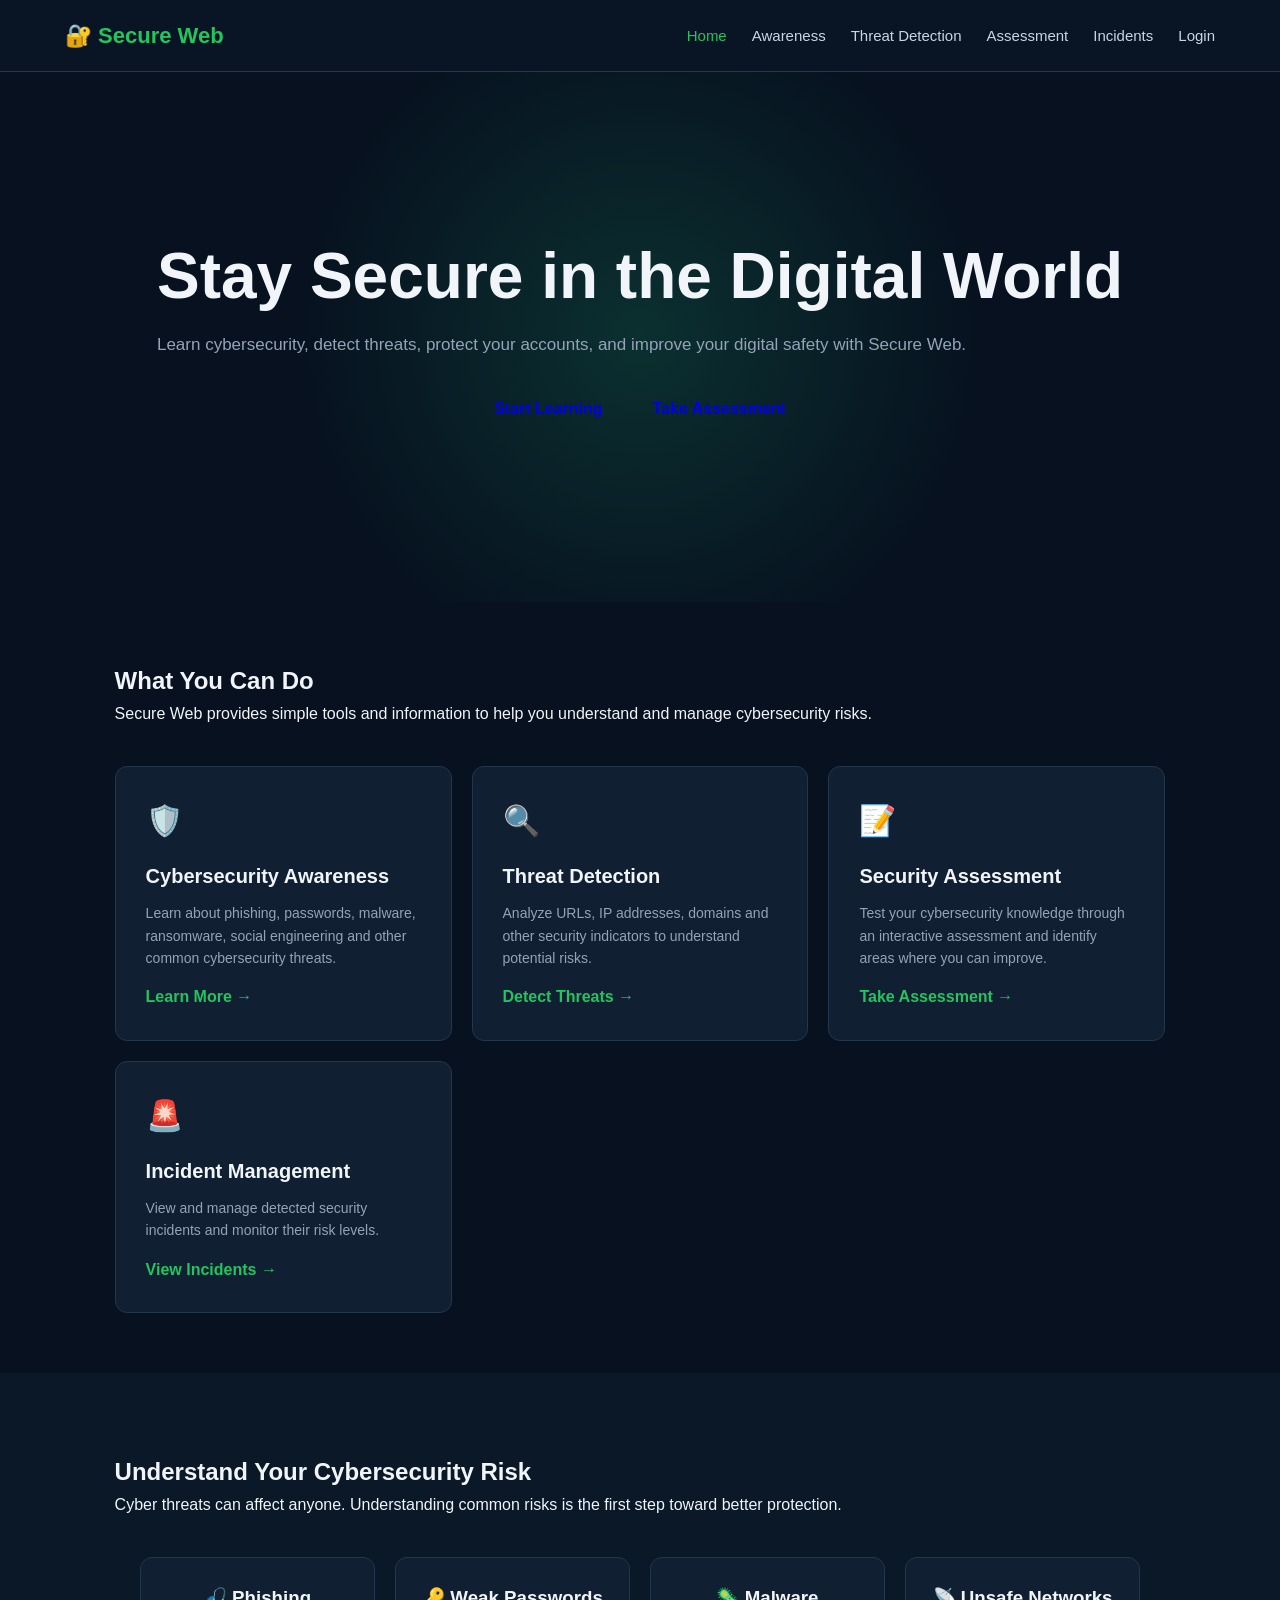
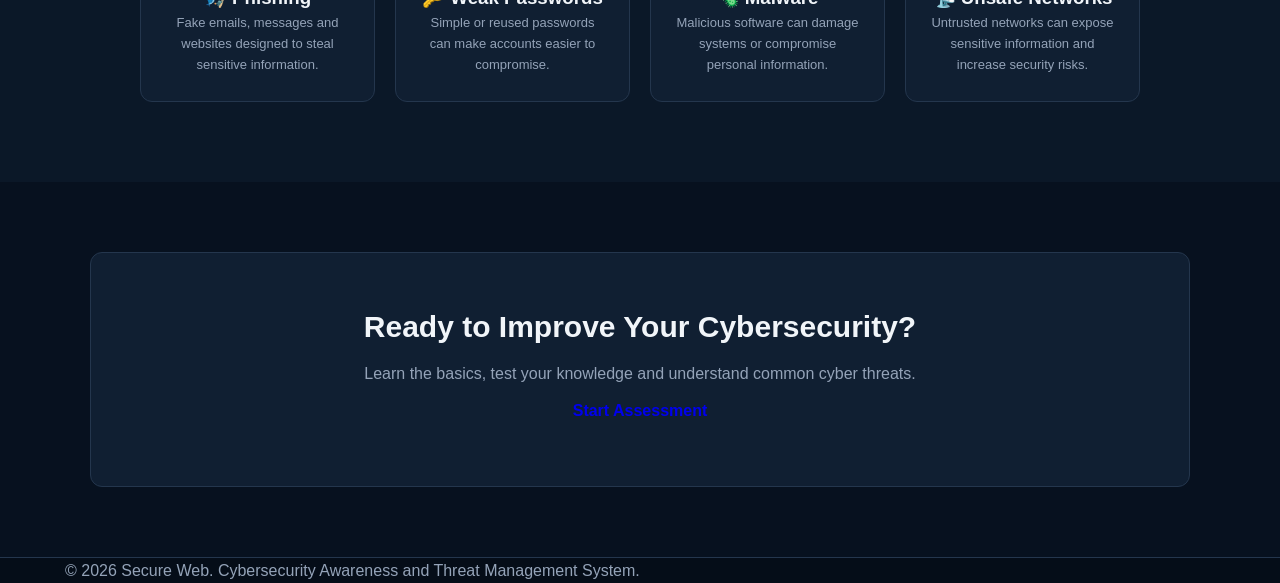
<file: SecureWeb/index.html>
<!DOCTYPE html>
<html lang="en">
<head>
    <meta charset="UTF-8">
    <meta name="viewport" content="width=device-width, initial-scale=1.0">

    <title>Secure Web | Cybersecurity Awareness</title>

    <link rel="stylesheet" href="css/style.css">
</head>

<body>

    <!-- Navigation -->
    <nav class="navbar">
        <div class="nav-container">

            <a href="index.html" class="logo">
                🔐 Secure Web
            </a>

            <div class="nav-links">
                <a href="index.html" class="active">Home</a>
                <a href="awareness.html">Awareness</a>
                <a href="detection.html">Threat Detection</a>
                <a href="assessment.html">Assessment</a>
                <a href="incidents.php">Incidents</a>
                <a href="login.html">Login</a>
            </div>

        </div>
    </nav>


    <!-- Hero Section -->
    <section class="hero">
        <div class="container">

            <h1>Stay Secure in the Digital World</h1>

            <p>
                Learn cybersecurity, detect threats, protect your accounts,
                and improve your digital safety with Secure Web.
            </p>

            <div class="hero-buttons">
                <a href="awareness.html" class="btn btn-primary">
                    Start Learning
                </a>

                <a href="assessment.html" class="btn btn-secondary">
                    Take Assessment
                </a>
            </div>

        </div>
    </section>


    <!-- Features -->
    <section class="section">
        <div class="container">

            <div class="section-title">
                <h2>What You Can Do</h2>

                <p>
                    Secure Web provides simple tools and information
                    to help you understand and manage cybersecurity risks.
                </p>
            </div>


            <div class="feature-grid">

                <!-- Awareness -->
                <div class="card feature-card">

                    <div class="feature-icon">
                        🛡️
                    </div>

                    <h3>Cybersecurity Awareness</h3>

                    <p>
                        Learn about phishing, passwords, malware,
                        ransomware, social engineering and other
                        common cybersecurity threats.
                    </p>

                    <a href="awareness.html" class="text-link">
                        Learn More →
                    </a>

                </div>


                <!-- Threat Detection -->
                <div class="card feature-card">

                    <div class="feature-icon">
                        🔍
                    </div>

                    <h3>Threat Detection</h3>

                    <p>
                        Analyze URLs, IP addresses, domains and
                        other security indicators to understand
                        potential risks.
                    </p>

                    <a href="detection.html" class="text-link">
                        Detect Threats →
                    </a>

                </div>


                <!-- Assessment -->
                <div class="card feature-card">

                    <div class="feature-icon">
                        📝
                    </div>

                    <h3>Security Assessment</h3>

                    <p>
                        Test your cybersecurity knowledge through
                        an interactive assessment and identify
                        areas where you can improve.
                    </p>

                    <a href="assessment.html" class="text-link">
                        Take Assessment →
                    </a>

                </div>


                <!-- Incidents -->
                <div class="card feature-card">

                    <div class="feature-icon">
                        🚨
                    </div>

                    <h3>Incident Management</h3>

                    <p>
                        View and manage detected security incidents
                        and monitor their risk levels.
                    </p>

                    <a href="incidents.php" class="text-link">
                        View Incidents →
                    </a>

                </div>

            </div>

        </div>
    </section>


    <!-- Risk Section -->
    <section class="section risk-section">

        <div class="container">

            <div class="section-title">
                <h2>Understand Your Cybersecurity Risk</h2>

                <p>
                    Cyber threats can affect anyone. Understanding
                    common risks is the first step toward better protection.
                </p>
            </div>


            <div class="risk-grid">

                <div class="risk-card">
                    <h3>🎣 Phishing</h3>

                    <p>
                        Fake emails, messages and websites designed
                        to steal sensitive information.
                    </p>
                </div>


                <div class="risk-card">
                    <h3>🔑 Weak Passwords</h3>

                    <p>
                        Simple or reused passwords can make accounts
                        easier to compromise.
                    </p>
                </div>


                <div class="risk-card">
                    <h3>🦠 Malware</h3>

                    <p>
                        Malicious software can damage systems or
                        compromise personal information.
                    </p>
                </div>


                <div class="risk-card">
                    <h3>📡 Unsafe Networks</h3>

                    <p>
                        Untrusted networks can expose sensitive
                        information and increase security risks.
                    </p>
                </div>

            </div>

        </div>

    </section>


    <!-- CTA -->
    <section class="cta">

        <div class="container">

            <h2>Ready to Improve Your Cybersecurity?</h2>

            <p>
                Learn the basics, test your knowledge and
                understand common cyber threats.
            </p>

            <a href="assessment.html" class="btn btn-primary">
                Start Assessment
            </a>

        </div>

    </section>


    <!-- Footer -->
    <footer class="footer">

        <div class="container">

            <p>
                © 2026 Secure Web. Cybersecurity Awareness and Threat Management System.
            </p>

        </div>

    </footer>


    <script src="js/script.js"></script>

</body>
</html>
</file>
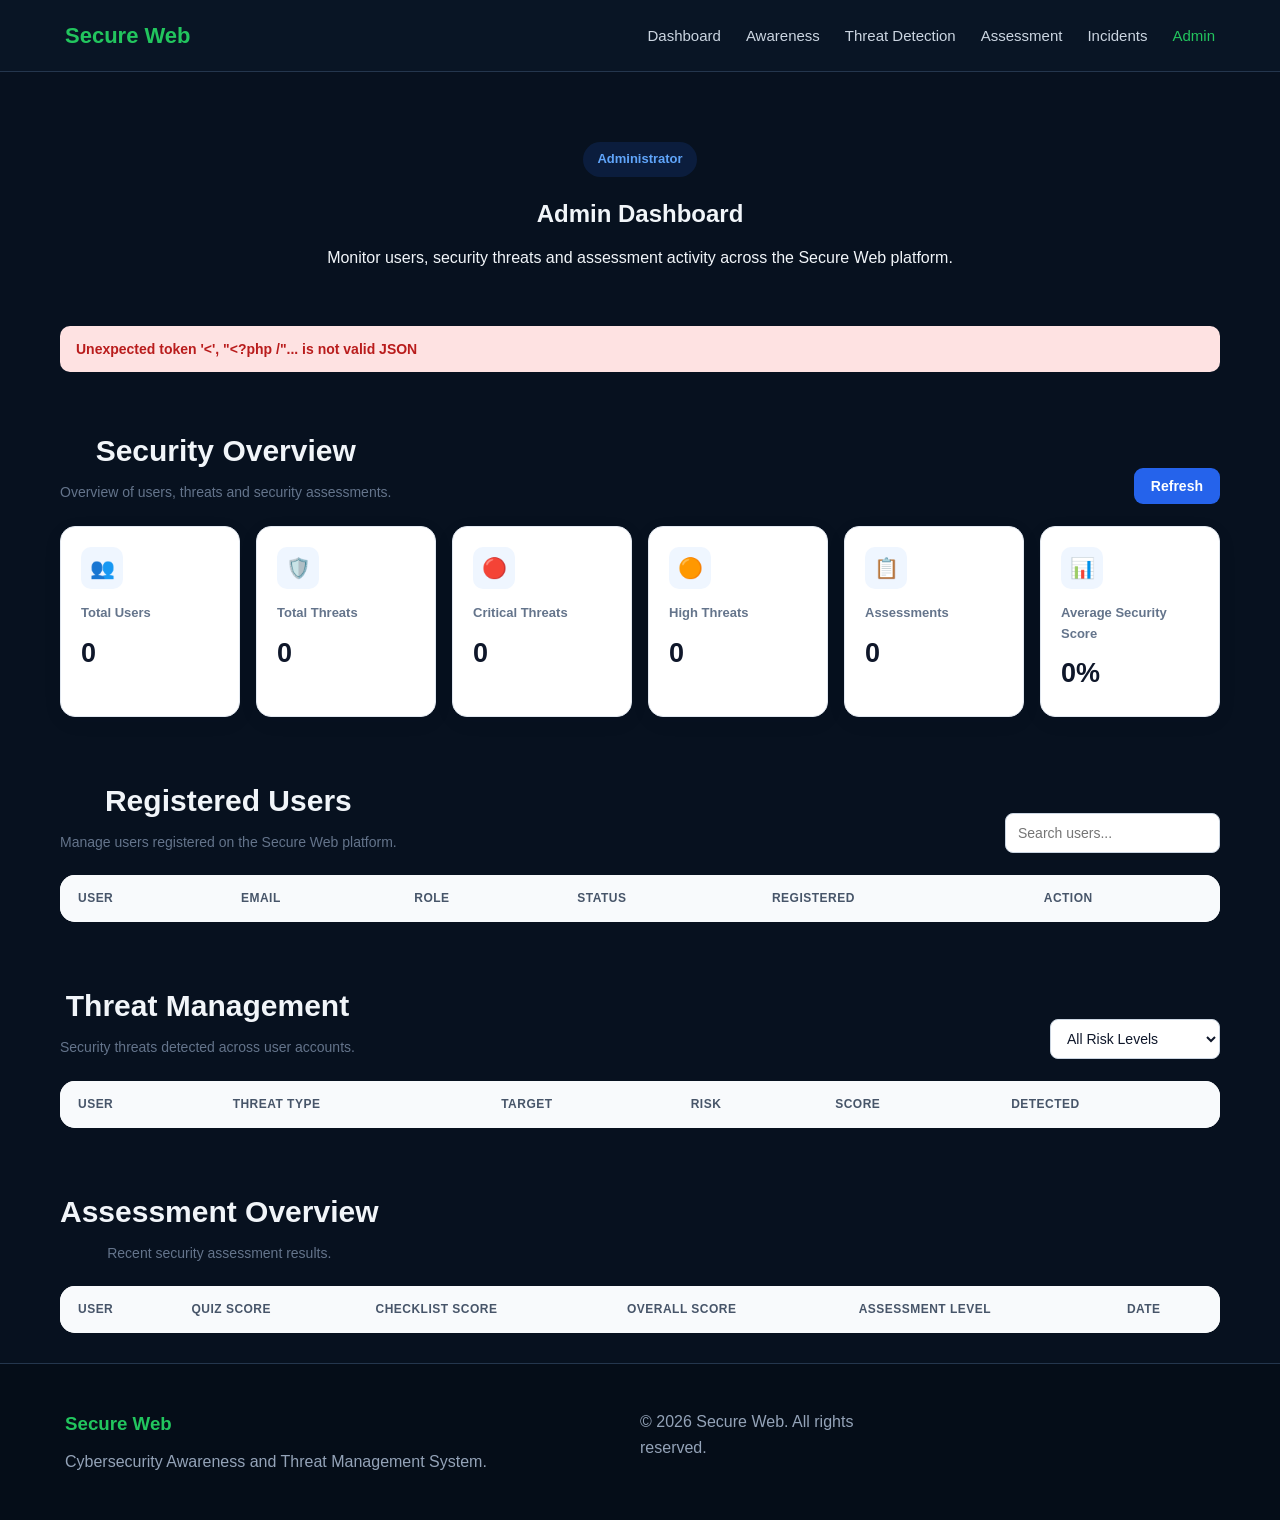
<file: SecureWeb/admin.html>
<!DOCTYPE html>
<html lang="en">

<head>

    <meta charset="UTF-8">

    <meta
        name="viewport"
        content="width=device-width, initial-scale=1.0">

    <title>Admin Dashboard | Secure Web</title>

    <link
        rel="stylesheet"
        href="css/style.css">

    <link
        rel="stylesheet"
        href="css/admin.css">

</head>

<body>

    <!-- ================= NAVBAR ================= -->

    <nav class="navbar">

        <div class="nav-container">

            <a
                href="dashboard.php"
                class="logo">

                Secure Web

            </a>

            <div class="nav-links">

                <a href="dashboard.php">
                    Dashboard
                </a>

                <a href="awareness.html">
                    Awareness
                </a>

                <a href="detection.html">
                    Threat Detection
                </a>

                <a href="assessment.html">
                    Assessment
                </a>

                <a href="incidents.html">
                    Incidents
                </a>

                <a
                    href="admin.html"
                    class="active">

                    Admin

                </a>

            </div>

        </div>

    </nav>


    <!-- ================= HERO ================= -->

    <section class="admin-hero">

        <div class="admin-hero-content">

            <span class="admin-badge">
                Administrator
            </span>

            <h1>
                Admin Dashboard
            </h1>

            <p>
                Monitor users, security threats and assessment activity
                across the Secure Web platform.
            </p>

        </div>

    </section>


    <!-- ================= MAIN ================= -->

    <main class="admin-container">


        <!-- ================= STATUS ================= -->

        <div
            id="adminStatus"
            class="admin-status"
            aria-live="polite">

            Loading administrator data...

        </div>


        <!-- ================= STATISTICS ================= -->

        <section class="admin-section">

            <div class="section-heading">

                <div>

                    <h2>
                        Security Overview
                    </h2>

                    <p>
                        Overview of users, threats and security assessments.
                    </p>

                </div>

                <button
                    type="button"
                    id="refreshAdmin"
                    class="admin-refresh">

                    Refresh

                </button>

            </div>


            <div class="admin-stats">


                <div class="admin-stat-card">

                    <div class="stat-icon">
                        👥
                    </div>

                    <div>

                        <span>
                            Total Users
                        </span>

                        <strong id="totalUsers">
                            0
                        </strong>

                    </div>

                </div>


                <div class="admin-stat-card">

                    <div class="stat-icon">
                        🛡️
                    </div>

                    <div>

                        <span>
                            Total Threats
                        </span>

                        <strong id="totalThreats">
                            0
                        </strong>

                    </div>

                </div>


                <div class="admin-stat-card">

                    <div class="stat-icon">
                        🔴
                    </div>

                    <div>

                        <span>
                            Critical Threats
                        </span>

                        <strong id="criticalThreats">
                            0
                        </strong>

                    </div>

                </div>


                <div class="admin-stat-card">

                    <div class="stat-icon">
                        🟠
                    </div>

                    <div>

                        <span>
                            High Threats
                        </span>

                        <strong id="highThreats">
                            0
                        </strong>

                    </div>

                </div>


                <div class="admin-stat-card">

                    <div class="stat-icon">
                        📋
                    </div>

                    <div>

                        <span>
                            Assessments
                        </span>

                        <strong id="totalAssessments">
                            0
                        </strong>

                    </div>

                </div>


                <div class="admin-stat-card">

                    <div class="stat-icon">
                        📊
                    </div>

                    <div>

                        <span>
                            Average Security Score
                        </span>

                        <strong id="averageScore">
                            0%
                        </strong>

                    </div>

                </div>

            </div>

        </section>


        <!-- ================= USERS ================= -->

        <section class="admin-section">

            <div class="section-heading">

                <div>

                    <h2>
                        Registered Users
                    </h2>

                    <p>
                        Manage users registered on the Secure Web platform.
                    </p>

                </div>

                <input
                    type="search"
                    id="userSearch"
                    class="admin-search"
                    placeholder="Search users..."
                    autocomplete="off">

            </div>


            <div class="admin-table-wrapper">

                <table class="admin-table">

                    <thead>

                        <tr>

                            <th>
                                User
                            </th>

                            <th>
                                Email
                            </th>

                            <th>
                                Role
                            </th>

                            <th>
                                Status
                            </th>

                            <th>
                                Registered
                            </th>

                            <th>
                                Action
                            </th>

                        </tr>

                    </thead>

                    <tbody id="userTableBody">
                    </tbody>

                </table>

            </div>


            <div
                id="emptyUsers"
                class="admin-empty"
                hidden>

                <div class="empty-icon">
                    👥
                </div>

                <h3>
                    No users found
                </h3>

                <p>
                    No registered users match the current search.
                </p>

            </div>

        </section>


        <!-- ================= THREATS ================= -->

        <section class="admin-section">

            <div class="section-heading">

                <div>

                    <h2>
                        Threat Management
                    </h2>

                    <p>
                        Security threats detected across user accounts.
                    </p>

                </div>

                <select
                    id="threatRiskFilter"
                    class="admin-select">

                    <option value="all">
                        All Risk Levels
                    </option>

                    <option value="low">
                        Low
                    </option>

                    <option value="medium">
                        Medium
                    </option>

                    <option value="high">
                        High
                    </option>

                    <option value="critical">
                        Critical
                    </option>

                </select>

            </div>


            <div class="admin-table-wrapper">

                <table class="admin-table">

                    <thead>

                        <tr>

                            <th>
                                User
                            </th>

                            <th>
                                Threat Type
                            </th>

                            <th>
                                Target
                            </th>

                            <th>
                                Risk
                            </th>

                            <th>
                                Score
                            </th>

                            <th>
                                Detected
                            </th>

                        </tr>

                    </thead>

                    <tbody id="threatTableBody">
                    </tbody>

                </table>

            </div>


            <div
                id="emptyThreats"
                class="admin-empty"
                hidden>

                <div class="empty-icon">
                    🛡️
                </div>

                <h3>
                    No threats found
                </h3>

                <p>
                    No threat records match the selected filter.
                </p>

            </div>

        </section>


        <!-- ================= ASSESSMENTS ================= -->

        <section class="admin-section">

            <div class="section-heading">

                <div>

                    <h2>
                        Assessment Overview
                    </h2>

                    <p>
                        Recent security assessment results.
                    </p>

                </div>

            </div>


            <div class="admin-table-wrapper">

                <table class="admin-table">

                    <thead>

                        <tr>

                            <th>
                                User
                            </th>

                            <th>
                                Quiz Score
                            </th>

                            <th>
                                Checklist Score
                            </th>

                            <th>
                                Overall Score
                            </th>

                            <th>
                                Assessment Level
                            </th>

                            <th>
                                Date
                            </th>

                        </tr>

                    </thead>

                    <tbody id="assessmentTableBody">
                    </tbody>

                </table>

            </div>


            <div
                id="emptyAssessments"
                class="admin-empty"
                hidden>

                <div class="empty-icon">
                    📋
                </div>

                <h3>
                    No assessments found
                </h3>

                <p>
                    No security assessments have been completed yet.
                </p>

            </div>

        </section>


    </main>


    <!-- ================= FOOTER ================= -->

    <footer class="footer">

        <div class="footer-container">

            <div>

                <h3>
                    Secure Web
                </h3>

                <p>
                    Cybersecurity Awareness and Threat Management System.
                </p>

            </div>

            <div>

                <p>
                    &copy; 2026 Secure Web. All rights reserved.
                </p>

            </div>

        </div>

    </footer>


    <script src="js/admin.js"></script>

</body>

</html>
</file>
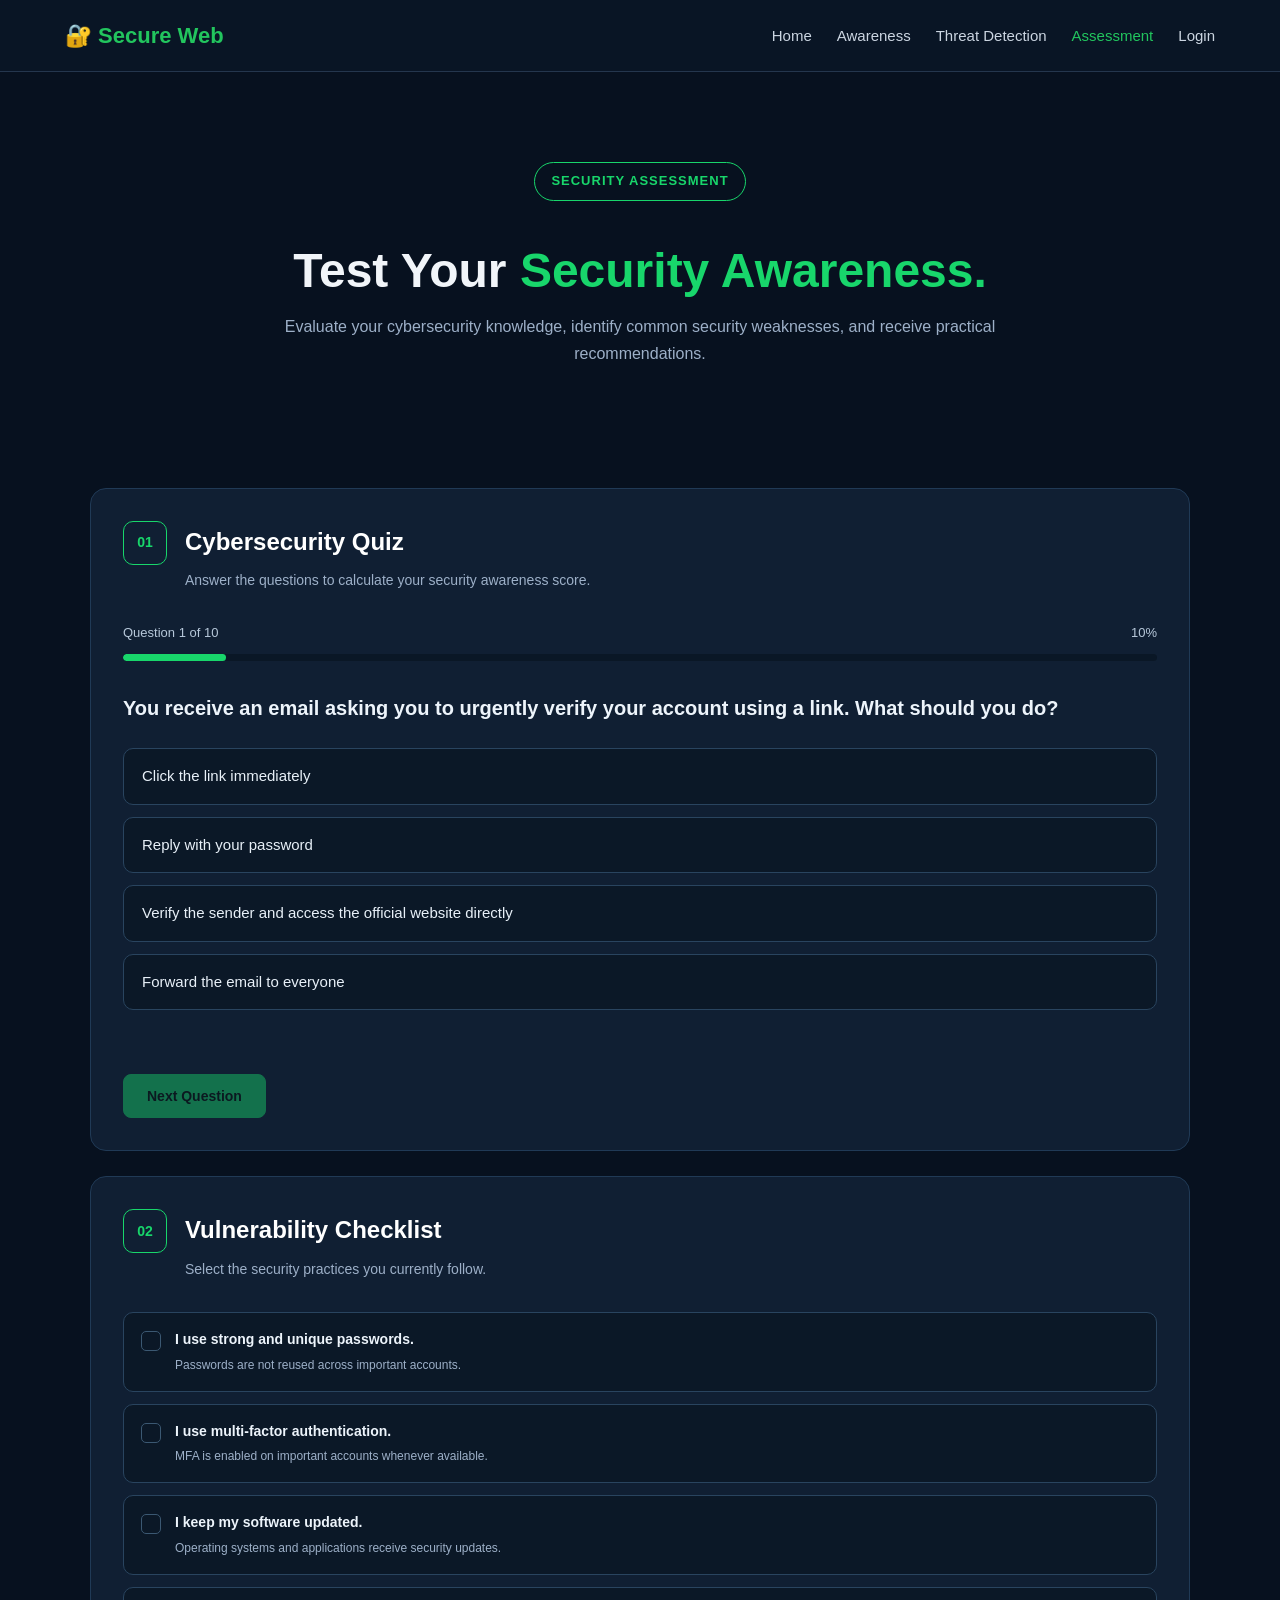
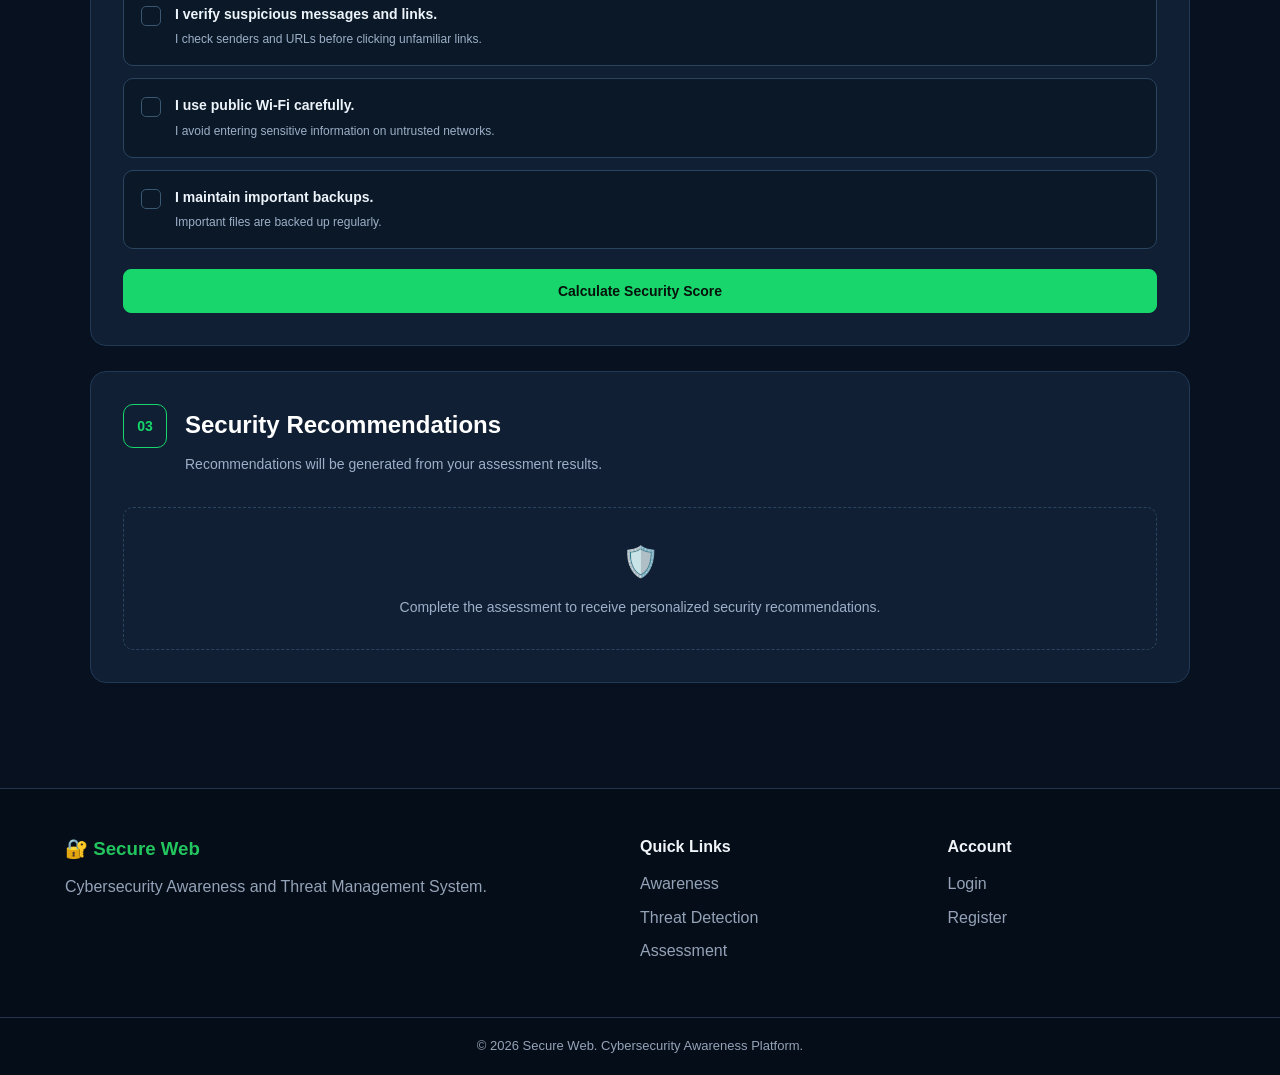
<file: SecureWeb/assessment.html>
<!DOCTYPE html>
<html lang="en">

<head>

    <meta charset="UTF-8">

    <meta
        name="viewport"
        content="width=device-width, initial-scale=1.0"
    >

    <title>
        Security Assessment | Secure Web
    </title>

    <link
        rel="stylesheet"
        href="css/style.css"
    >

    <link
        rel="stylesheet"
        href="css/assessment.css"
    >

</head>


<body>


<!-- =====================================================
     NAVIGATION
===================================================== -->

<nav class="navbar">
    <div class="nav-container">
        <a href="index.html" class="logo">🔐 Secure Web</a>

        <div class="nav-links">
            <a href="index.html">Home</a>
            <a href="awareness.html">Awareness</a>
            <a href="detection.html">Threat Detection</a>
            <a href="assessment.html" class="active">Assessment</a>
            <a href="login.html">Login</a>
        </div>
    </div>
</nav>

</header>


<!-- =====================================================
     MAIN CONTENT
===================================================== -->

<main>


    <!-- =================================================
         HERO
    ================================================== -->

    <section class="assessment-hero">

        <span class="badge">
            SECURITY ASSESSMENT
        </span>

        <h1>

            Test Your

            <span>
                Security Awareness.
            </span>

        </h1>

        <p>

            Evaluate your cybersecurity knowledge,
            identify common security weaknesses,
            and receive practical recommendations.

        </p>

    </section>


    <!-- =================================================
         ASSESSMENT CONTENT
    ================================================== -->

    <section class="assessment-section">


        <!-- =============================================
             01 - QUIZ
        ============================================== -->

        <div class="assessment-card">


            <div class="card-heading">

                <span class="card-number">
                    01
                </span>

                <div>

                    <h2>
                        Cybersecurity Quiz
                    </h2>

                    <p>
                        Answer the questions to calculate
                        your security awareness score.
                    </p>

                </div>

            </div>


            <!-- QUIZ PROGRESS -->

            <div class="quiz-progress">

                <div class="progress-info">

                    <span id="questionNumber">
                        Question 1 of 10
                    </span>

                    <span id="progressPercent">
                        10%
                    </span>

                </div>


                <div class="progress-bar">

                    <div
                        id="progressFill"
                        class="progress-fill"
                        style="width: 10%;"
                    ></div>

                </div>

            </div>


            <!-- QUIZ -->

            <div
                id="quizContainer"
                class="quiz-container"
            >

                <h3 id="questionText">
                    Loading question...
                </h3>


                <div
                    id="answerOptions"
                    class="answer-options"
                ></div>


                <div
                    id="questionFeedback"
                    class="question-feedback"
                ></div>


                <button
                    id="nextQuestion"
                    class="tool-button"
                    type="button"
                    disabled
                >
                    Next Question
                </button>

            </div>


            <!-- QUIZ RESULT -->

            <div
                id="quizResult"
                class="quiz-result"
            >

                <div class="score-circle">

                    <span id="finalScore">
                        0
                    </span>

                    <small>
                        / 100
                    </small>

                </div>


                <h2>
                    Assessment Complete
                </h2>


                <p id="scoreMessage">
                    Your security awareness score
                    will appear here.
                </p>


                <button
                    id="restartQuiz"
                    class="tool-button"
                    type="button"
                >
                    Retake Assessment
                </button>

            </div>

        </div>



        <!-- =============================================
             02 - CHECKLIST
        ============================================== -->

        <div class="assessment-card">


            <div class="card-heading">

                <span class="card-number">
                    02
                </span>

                <div>

                    <h2>
                        Vulnerability Checklist
                    </h2>

                    <p>
                        Select the security practices
                        you currently follow.
                    </p>

                </div>

            </div>


            <div
                id="securityChecklist"
                class="security-checklist"
            >


                <!-- PASSWORD -->

                <label class="checklist-item">

                    <input
                        type="checkbox"
                        name="securityPractice"
                        value="password"
                    >

                    <span class="custom-checkbox"></span>

                    <span class="checklist-content">

                        <strong>
                            I use strong and unique passwords.
                        </strong>

                        <small>
                            Passwords are not reused across
                            important accounts.
                        </small>

                    </span>

                </label>


                <!-- MFA -->

                <label class="checklist-item">

                    <input
                        type="checkbox"
                        name="securityPractice"
                        value="mfa"
                    >

                    <span class="custom-checkbox"></span>

                    <span class="checklist-content">

                        <strong>
                            I use multi-factor authentication.
                        </strong>

                        <small>
                            MFA is enabled on important accounts
                            whenever available.
                        </small>

                    </span>

                </label>


                <!-- UPDATES -->

                <label class="checklist-item">

                    <input
                        type="checkbox"
                        name="securityPractice"
                        value="updates"
                    >

                    <span class="custom-checkbox"></span>

                    <span class="checklist-content">

                        <strong>
                            I keep my software updated.
                        </strong>

                        <small>
                            Operating systems and applications
                            receive security updates.
                        </small>

                    </span>

                </label>


                <!-- PHISHING -->

                <label class="checklist-item">

                    <input
                        type="checkbox"
                        name="securityPractice"
                        value="phishing"
                    >

                    <span class="custom-checkbox"></span>

                    <span class="checklist-content">

                        <strong>
                            I verify suspicious messages and links.
                        </strong>

                        <small>
                            I check senders and URLs before
                            clicking unfamiliar links.
                        </small>

                    </span>

                </label>


                <!-- WIFI -->

                <label class="checklist-item">

                    <input
                        type="checkbox"
                        name="securityPractice"
                        value="wifi"
                    >

                    <span class="custom-checkbox"></span>

                    <span class="checklist-content">

                        <strong>
                            I use public Wi-Fi carefully.
                        </strong>

                        <small>
                            I avoid entering sensitive information
                            on untrusted networks.
                        </small>

                    </span>

                </label>


                <!-- BACKUP -->

                <label class="checklist-item">

                    <input
                        type="checkbox"
                        name="securityPractice"
                        value="backup"
                    >

                    <span class="custom-checkbox"></span>

                    <span class="checklist-content">

                        <strong>
                            I maintain important backups.
                        </strong>

                        <small>
                            Important files are backed up regularly.
                        </small>

                    </span>

                </label>


                <!-- CHECKLIST BUTTON -->

                <button
                    id="checklistButton"
                    class="tool-button"
                    type="button"
                >
                    Calculate Security Score
                </button>


                <!-- CHECKLIST RESULT -->

                <div
                    id="checklistResult"
                    class="checklist-result"
                ></div>

            </div>

        </div>



        <!-- =============================================
             03 - RECOMMENDATIONS
        ============================================== -->

        <div class="assessment-card">


            <div class="card-heading">

                <span class="card-number">
                    03
                </span>

                <div>

                    <h2>
                        Security Recommendations
                    </h2>

                    <p>
                        Recommendations will be generated
                        from your assessment results.
                    </p>

                </div>

            </div>


            <div
                id="recommendations"
                class="recommendations"
            >

                <div class="recommendation-empty">

                    <span>
                        🛡️
                    </span>

                    <p>
                        Complete the assessment to receive
                        personalized security recommendations.
                    </p>

                </div>

            </div>

        </div>

    </section>

</main>



<!-- =====================================================
     FOOTER
===================================================== -->

<footer>

    <div class="footer-content">


        <div>

            <h3>
                🔐 Secure Web
            </h3>

            <p>
                Cybersecurity Awareness and Threat
                Management System.
            </p>

        </div>


        <div>

            <h4>
                Quick Links
            </h4>

            <a href="awareness.html">
                Awareness
            </a>

            <a href="detection.html">
                Threat Detection
            </a>

            <a href="assessment.html">
                Assessment
            </a>

        </div>


        <div>

            <h4>
                Account
            </h4>

            <a href="login.html">
                Login
            </a>

            <a href="register.html">
                Register
            </a>

        </div>


    </div>


    <div class="copyright">

        © 2026 Secure Web.
        Cybersecurity Awareness Platform.

    </div>

</footer>



<!-- =====================================================
     JAVASCRIPT
===================================================== -->

<script src="js/assessment.js"></script>

</body>
</html>
</file>
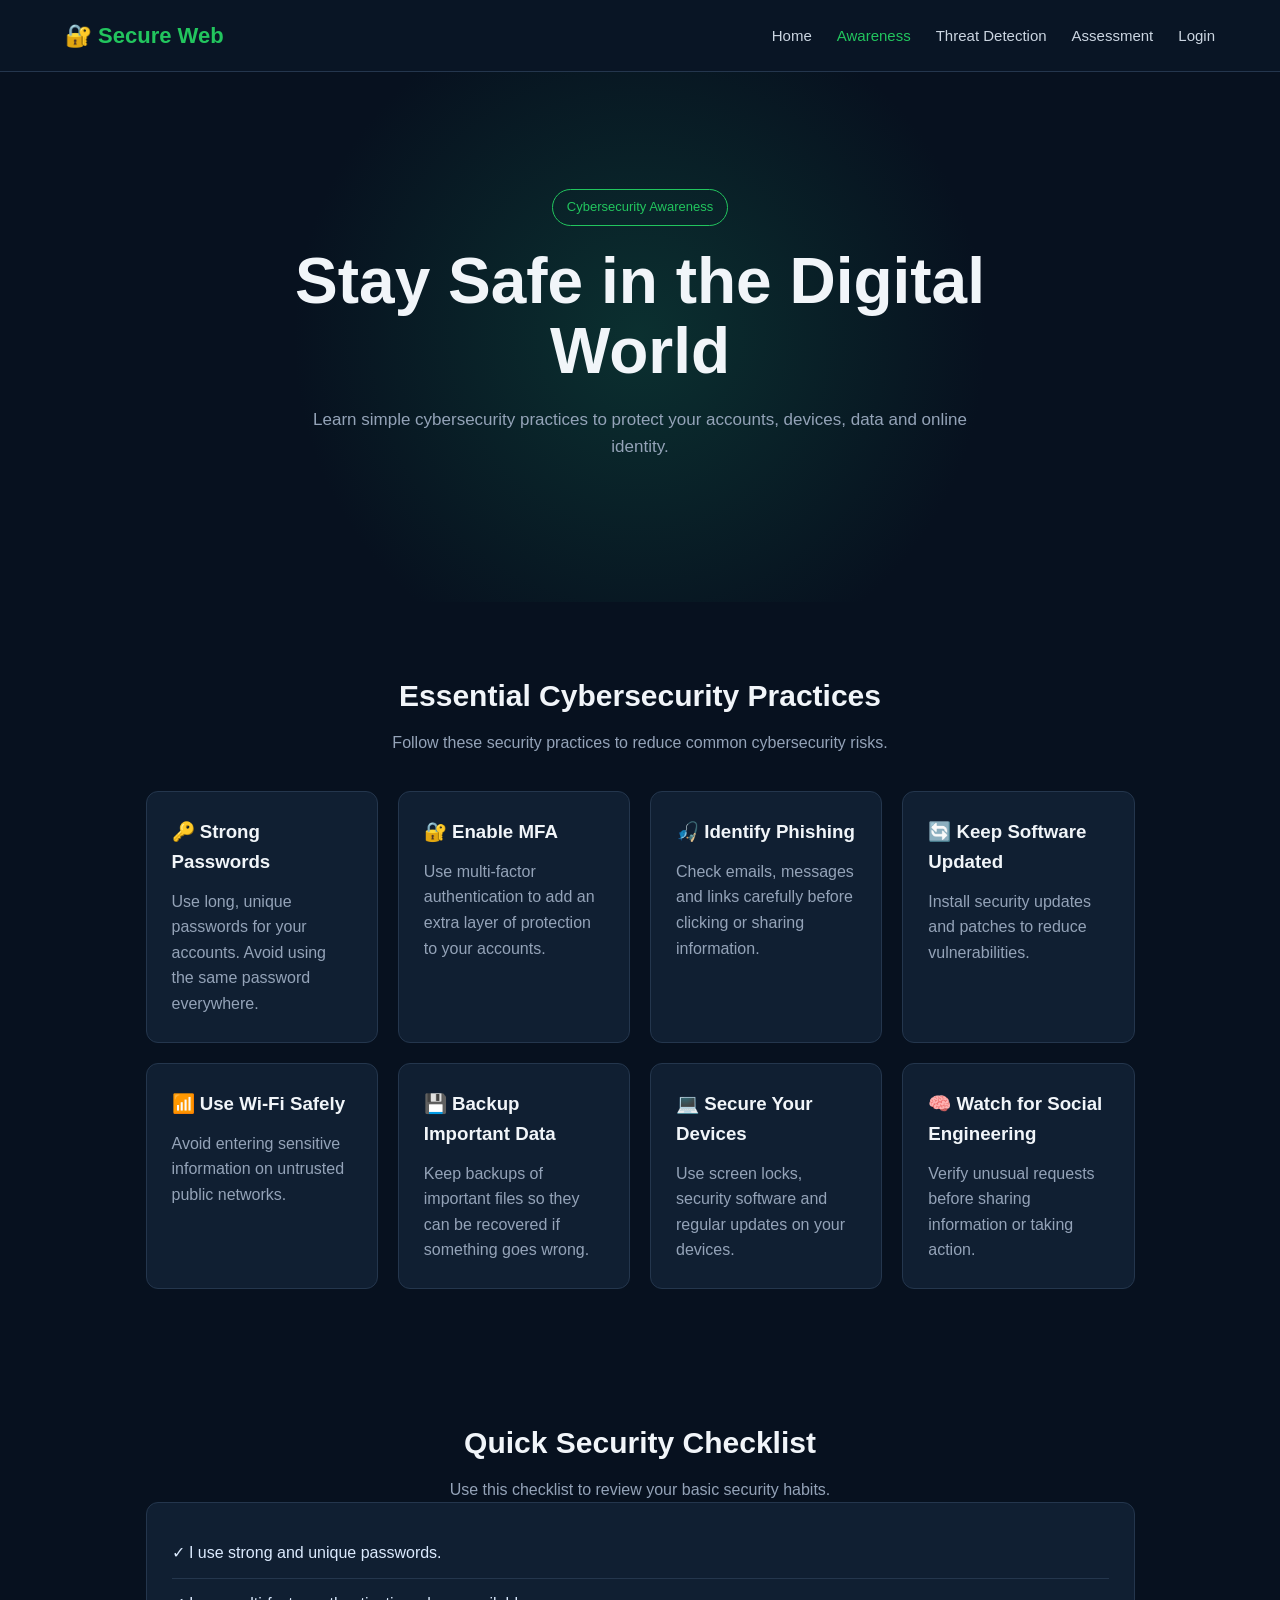
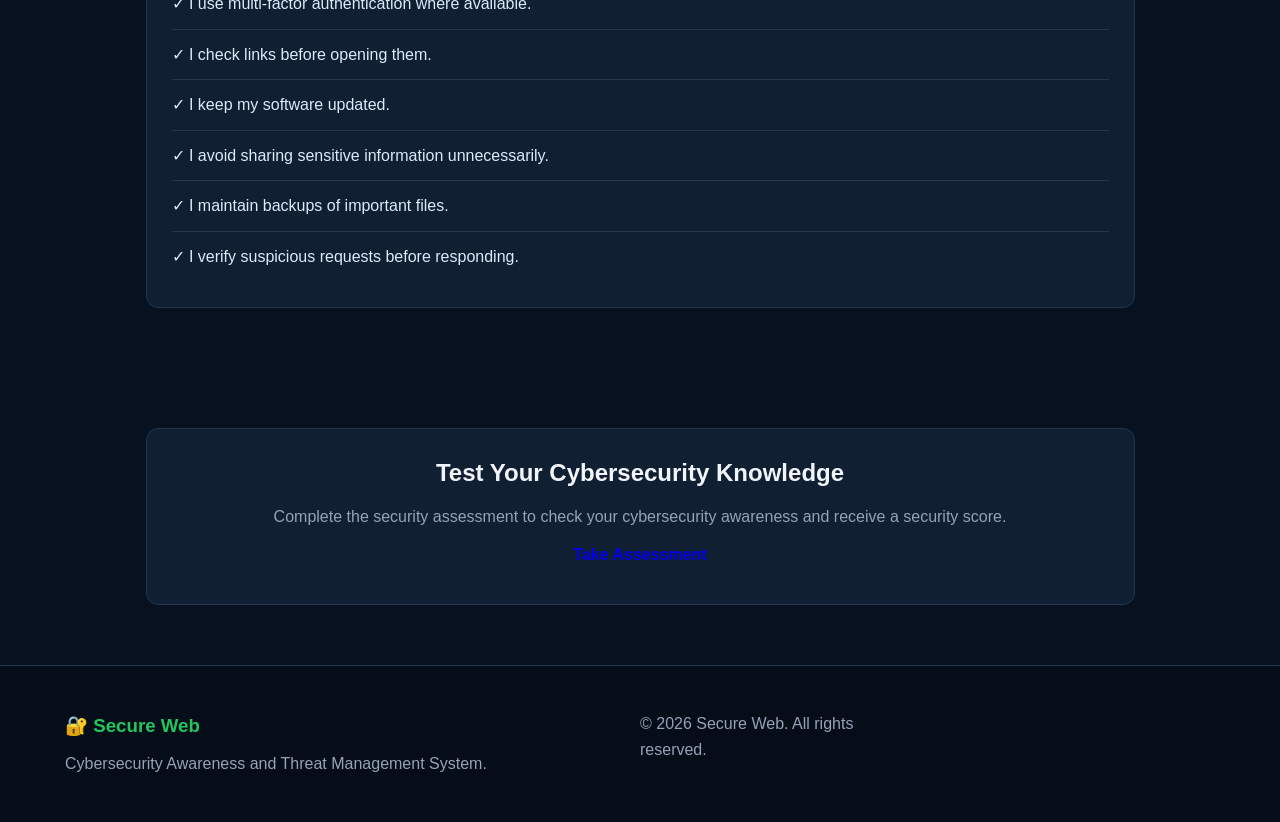
<file: SecureWeb/awareness.html>
<!DOCTYPE html>
<html lang="en">
<head>
    <meta charset="UTF-8">
    <meta name="viewport" content="width=device-width, initial-scale=1.0">
    <title>Cybersecurity Awareness | Secure Web</title>

    <link rel="stylesheet" href="css/style.css">
</head>

<body>

<nav class="navbar">
    <div class="nav-container">

        <a href="index.html" class="logo">🔐 Secure Web</a>

        <div class="nav-links">
            <a href="index.html">Home</a>
            <a href="awareness.html" class="active">Awareness</a>
            <a href="detection.html">Threat Detection</a>
            <a href="assessment.html">Assessment</a>
            <a href="login.html">Login</a>
        </div>

    </div>
</nav>

<section class="hero">
    <div class="hero-content">

        <span class="badge">Cybersecurity Awareness</span>

        <h1>Stay Safe in the Digital World</h1>

        <p>
            Learn simple cybersecurity practices to protect your
            accounts, devices, data and online identity.
        </p>

    </div>
</section>

<main class="container">

    <section class="section">

        <div class="section-heading">
            <h2>Essential Cybersecurity Practices</h2>
            <p>
                Follow these security practices to reduce common
                cybersecurity risks.
            </p>
        </div>

        <div class="cards">

            <div class="card">
                <h3>🔑 Strong Passwords</h3>
                <p>
                    Use long, unique passwords for your accounts.
                    Avoid using the same password everywhere.
                </p>
            </div>

            <div class="card">
                <h3>🔐 Enable MFA</h3>
                <p>
                    Use multi-factor authentication to add an
                    extra layer of protection to your accounts.
                </p>
            </div>

            <div class="card">
                <h3>🎣 Identify Phishing</h3>
                <p>
                    Check emails, messages and links carefully
                    before clicking or sharing information.
                </p>
            </div>

            <div class="card">
                <h3>🔄 Keep Software Updated</h3>
                <p>
                    Install security updates and patches to
                    reduce vulnerabilities.
                </p>
            </div>

            <div class="card">
                <h3>📶 Use Wi-Fi Safely</h3>
                <p>
                    Avoid entering sensitive information on
                    untrusted public networks.
                </p>
            </div>

            <div class="card">
                <h3>💾 Backup Important Data</h3>
                <p>
                    Keep backups of important files so they can
                    be recovered if something goes wrong.
                </p>
            </div>

            <div class="card">
                <h3>💻 Secure Your Devices</h3>
                <p>
                    Use screen locks, security software and
                    regular updates on your devices.
                </p>
            </div>

            <div class="card">
                <h3>🧠 Watch for Social Engineering</h3>
                <p>
                    Verify unusual requests before sharing
                    information or taking action.
                </p>
            </div>

        </div>

    </section>

    <section class="section">

        <div class="section-heading">
            <h2>Quick Security Checklist</h2>
            <p>
                Use this checklist to review your basic security habits.
            </p>
        </div>

        <div class="card">

            <ul class="checklist">
                <li>✓ I use strong and unique passwords.</li>
                <li>✓ I use multi-factor authentication where available.</li>
                <li>✓ I check links before opening them.</li>
                <li>✓ I keep my software updated.</li>
                <li>✓ I avoid sharing sensitive information unnecessarily.</li>
                <li>✓ I maintain backups of important files.</li>
                <li>✓ I verify suspicious requests before responding.</li>
            </ul>

        </div>

    </section>

    <section class="section">

        <div class="card cta-card">

            <h2>Test Your Cybersecurity Knowledge</h2>

            <p>
                Complete the security assessment to check your
                cybersecurity awareness and receive a security score.
            </p>

            <a href="assessment.html" class="btn">
                Take Assessment
            </a>

        </div>

    </section>

</main>

<footer class="footer">

    <div class="footer-container">

        <div>
            <h3>🔐 Secure Web</h3>
            <p>
                Cybersecurity Awareness and Threat Management System.
            </p>
        </div>

        <div>
            <p>© 2026 Secure Web. All rights reserved.</p>
        </div>

    </div>

</footer>

</body>
</html>
</file>
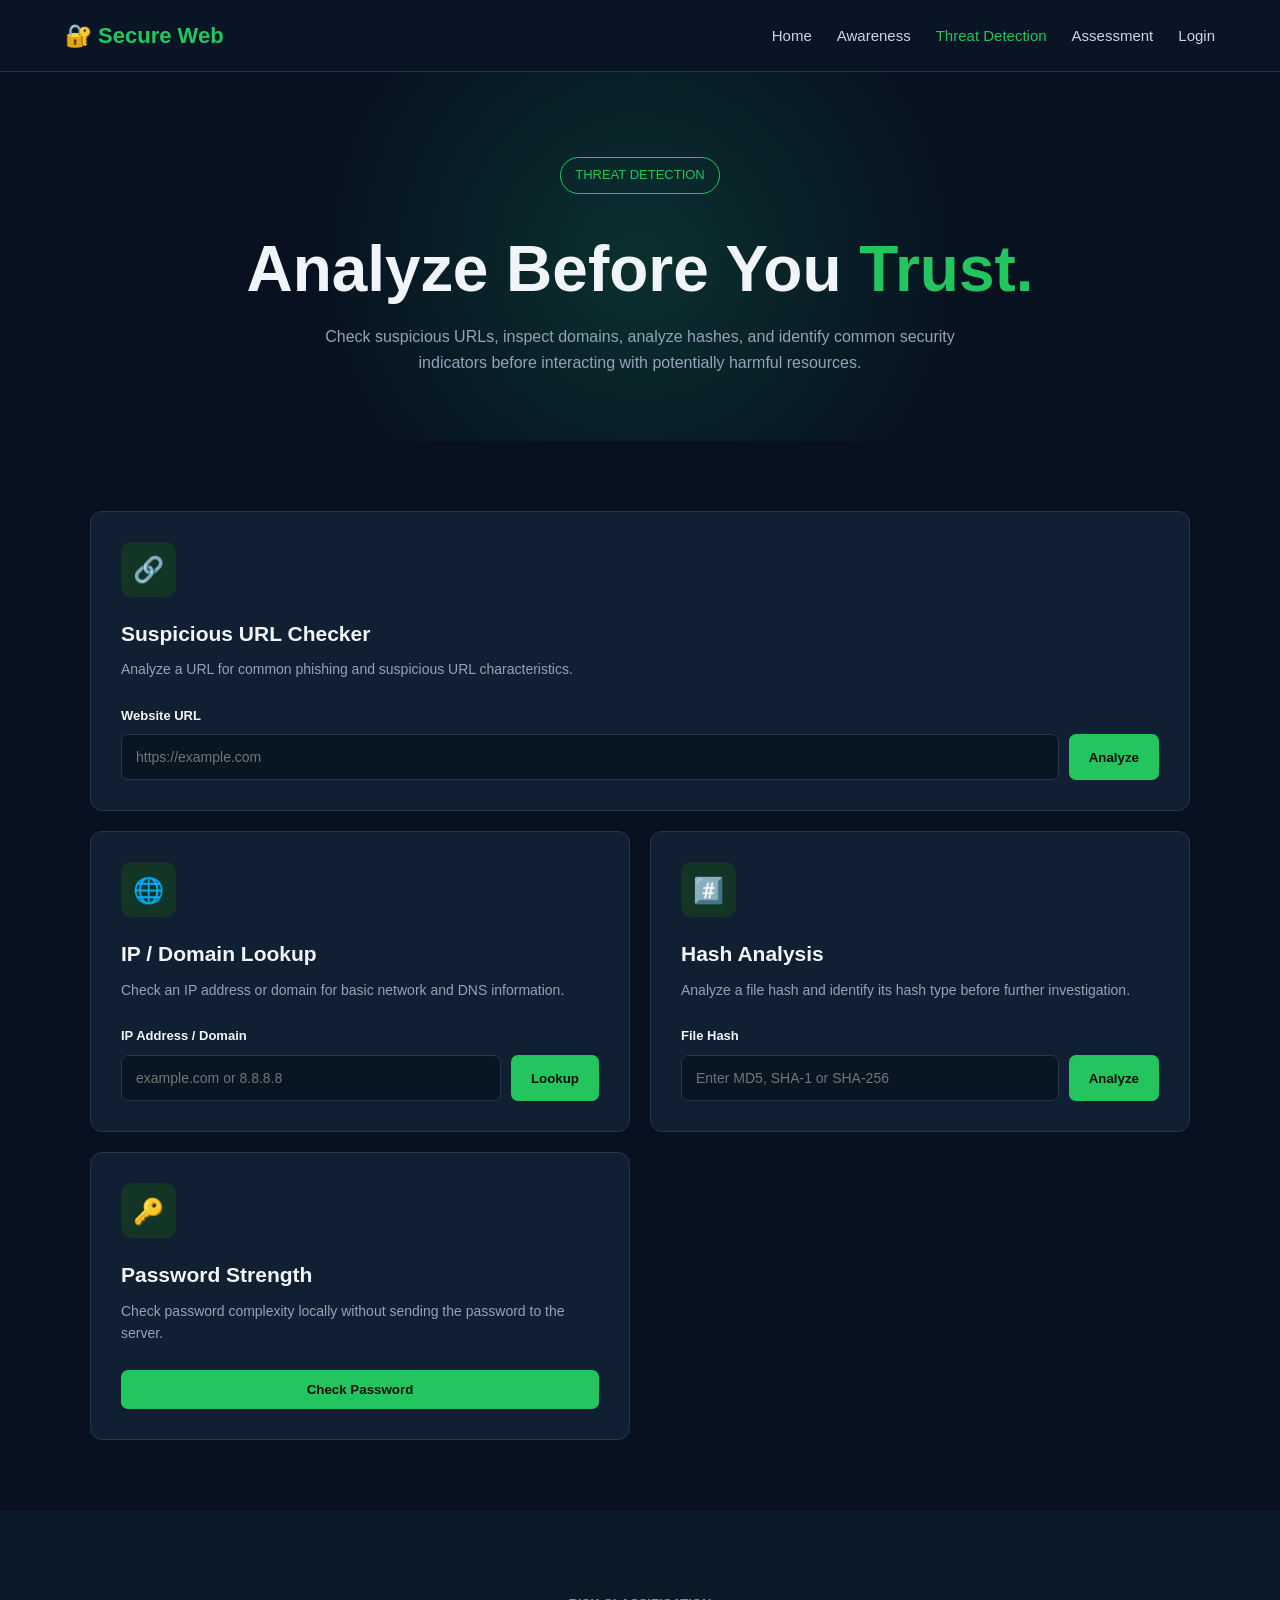
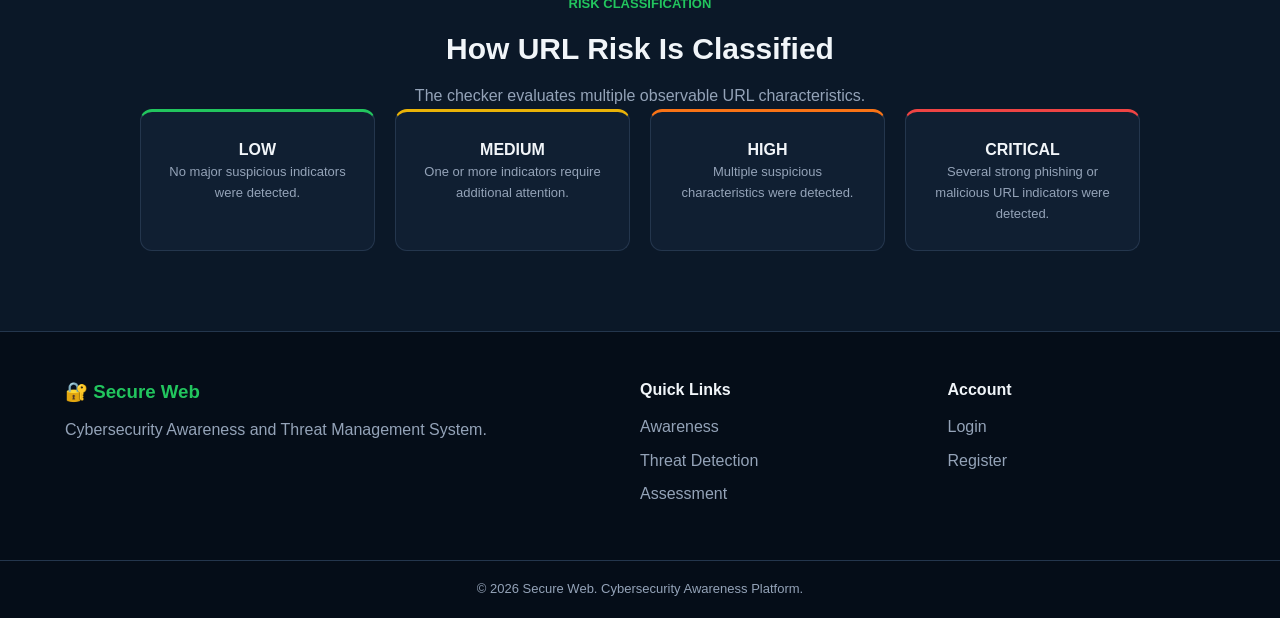
<file: SecureWeb/detection.html>
<!DOCTYPE html>
<html lang="en">

<head>

    <meta charset="UTF-8">

    <meta
        name="viewport"
        content="width=device-width, initial-scale=1.0"
    >

    <title>Threat Detection | Secure Web</title>

    <!-- Main Website CSS -->
    <link
        rel="stylesheet"
        href="css/style.css"
    >

    <!-- Detection Page CSS -->
    <link
        rel="stylesheet"
        href="css/detection.css"
    >

</head>


<body>


<!-- =========================================================
     NAVIGATION
========================================================= -->

<nav class="navbar">
    <div class="nav-container">

        <a href="index.html" class="logo">🔐 Secure Web</a>

        <div class="nav-links">
            <a href="index.html">Home</a>
            <a href="awareness.html">Awareness</a>
            <a href="detection.html" class="active">Threat Detection</a>
            <a href="assessment.html">Assessment</a>
            <a href="login.html">Login</a>
        </div>

    </div>
</nav>



<!-- =========================================================
     MAIN CONTENT
========================================================= -->

<main>


    <!-- =====================================================
         DETECTION HERO
    ====================================================== -->

    <section class="detection-hero">

        <span class="badge">
            THREAT DETECTION
        </span>


        <h1>

            Analyze Before You

            <span>
                Trust.
            </span>

        </h1>


        <p>

            Check suspicious URLs, inspect domains,
            analyze hashes, and identify common security
            indicators before interacting with potentially
            harmful resources.

        </p>

    </section>



    <!-- =====================================================
         DETECTION TOOLS
    ====================================================== -->

    <section class="detector-section">

        <div class="detector-grid">


            <!-- =================================================
                 1. SUSPICIOUS URL CHECKER
            ================================================== -->

            <div class="detector-card active">


                <div class="detector-icon">
                    🔗
                </div>


                <h2>
                    Suspicious URL Checker
                </h2>


                <p>

                    Analyze a URL for common phishing
                    and suspicious URL characteristics.

                </p>


                <form id="urlForm">


                    <label for="url">
                        Website URL
                    </label>


                    <div class="url-input">

                        <input
                            type="url"
                            id="url"
                            name="url"
                            placeholder="https://example.com"
                            autocomplete="off"
                            required
                        >


                        <button type="submit">
                            Analyze
                        </button>

                    </div>


                </form>


                <div
                    id="urlResult"
                    class="result-box"
                ></div>


            </div>



            <!-- =================================================
                 2. IP / DOMAIN LOOKUP
            ================================================== -->

            <div class="detector-card">


                <div class="detector-icon">
                    🌐
                </div>


                <h2>
                    IP / Domain Lookup
                </h2>


                <p>

                    Check an IP address or domain for
                    basic network and DNS information.

                </p>


                <form id="lookupForm">


                    <label for="lookup">
                        IP Address / Domain
                    </label>


                    <div class="url-input">

                        <input
                            type="text"
                            id="lookup"
                            name="lookup"
                            placeholder="example.com or 8.8.8.8"
                            autocomplete="off"
                            required
                        >


                        <button type="submit">
                            Lookup
                        </button>

                    </div>


                </form>


                <div
                    id="lookupResult"
                    class="result-box"
                ></div>


            </div>



            <!-- =================================================
                 3. HASH ANALYSIS
            ================================================== -->

            <div class="detector-card">


                <div class="detector-icon">
                    #️⃣
                </div>


                <h2>
                    Hash Analysis
                </h2>


                <p>

                    Analyze a file hash and identify its
                    hash type before further investigation.

                </p>


                <form id="hashForm">


                    <label for="hash">
                        File Hash
                    </label>


                    <div class="url-input">

                        <input
                            type="text"
                            id="hash"
                            name="hash"
                            placeholder="Enter MD5, SHA-1 or SHA-256"
                            autocomplete="off"
                            spellcheck="false"
                            required
                        >


                        <button type="submit">
                            Analyze
                        </button>

                    </div>


                </form>


                <div
                    id="hashResult"
                    class="result-box"
                ></div>


            </div>



            <!-- =================================================
                 4. PASSWORD STRENGTH
            ================================================== -->

            <div class="detector-card">


                <div class="detector-icon">
                    🔑
                </div>


                <h2>
                    Password Strength
                </h2>


                <p>

                    Check password complexity locally without
                    sending the password to the server.

                </p>


                <button
                    type="button"
                    class="tool-button"
                    onclick="window.location.href='password-checker.html'"
                >
                    Check Password
                </button>


            </div>


        </div>

    </section>



    <!-- =====================================================
         RISK CLASSIFICATION
    ====================================================== -->

    <section class="risk-info">


        <div class="section-heading">


            <span>
                RISK CLASSIFICATION
            </span>


            <h2>
                How URL Risk Is Classified
            </h2>


            <p>

                The checker evaluates multiple observable
                URL characteristics.

            </p>


        </div>



        <div class="risk-grid">


            <!-- LOW -->

            <div class="risk-card low">

                <strong>
                    LOW
                </strong>


                <p>

                    No major suspicious indicators
                    were detected.

                </p>

            </div>



            <!-- MEDIUM -->

            <div class="risk-card medium">

                <strong>
                    MEDIUM
                </strong>


                <p>

                    One or more indicators require
                    additional attention.

                </p>

            </div>



            <!-- HIGH -->

            <div class="risk-card high">

                <strong>
                    HIGH
                </strong>


                <p>

                    Multiple suspicious characteristics
                    were detected.

                </p>

            </div>



            <!-- CRITICAL -->

            <div class="risk-card critical">

                <strong>
                    CRITICAL
                </strong>


                <p>

                    Several strong phishing or malicious
                    URL indicators were detected.

                </p>

            </div>


        </div>


    </section>


</main>



<!-- =========================================================
     FOOTER
========================================================= -->

<footer>


    <div class="footer-content">


        <!-- ABOUT -->

        <div>

            <h3>
                🔐 Secure Web
            </h3>


            <p>

                Cybersecurity Awareness and Threat
                Management System.

            </p>

        </div>



        <!-- QUICK LINKS -->

        <div>

            <h4>
                Quick Links
            </h4>


            <a href="awareness.html">
                Awareness
            </a>


            <a href="detection.html">
                Threat Detection
            </a>


            <a href="assessment.html">
                Assessment
            </a>

        </div>



        <!-- ACCOUNT -->

        <div>

            <h4>
                Account
            </h4>


            <a href="login.html">
                Login
            </a>


            <a href="register.html">
                Register
            </a>

        </div>


    </div>



    <div class="copyright">

        © 2026 Secure Web.
        Cybersecurity Awareness Platform.

    </div>


</footer>



<!-- =========================================================
     JAVASCRIPT
========================================================= -->

<script src="js/detection.js"></script>


</body>

</html>
</file>
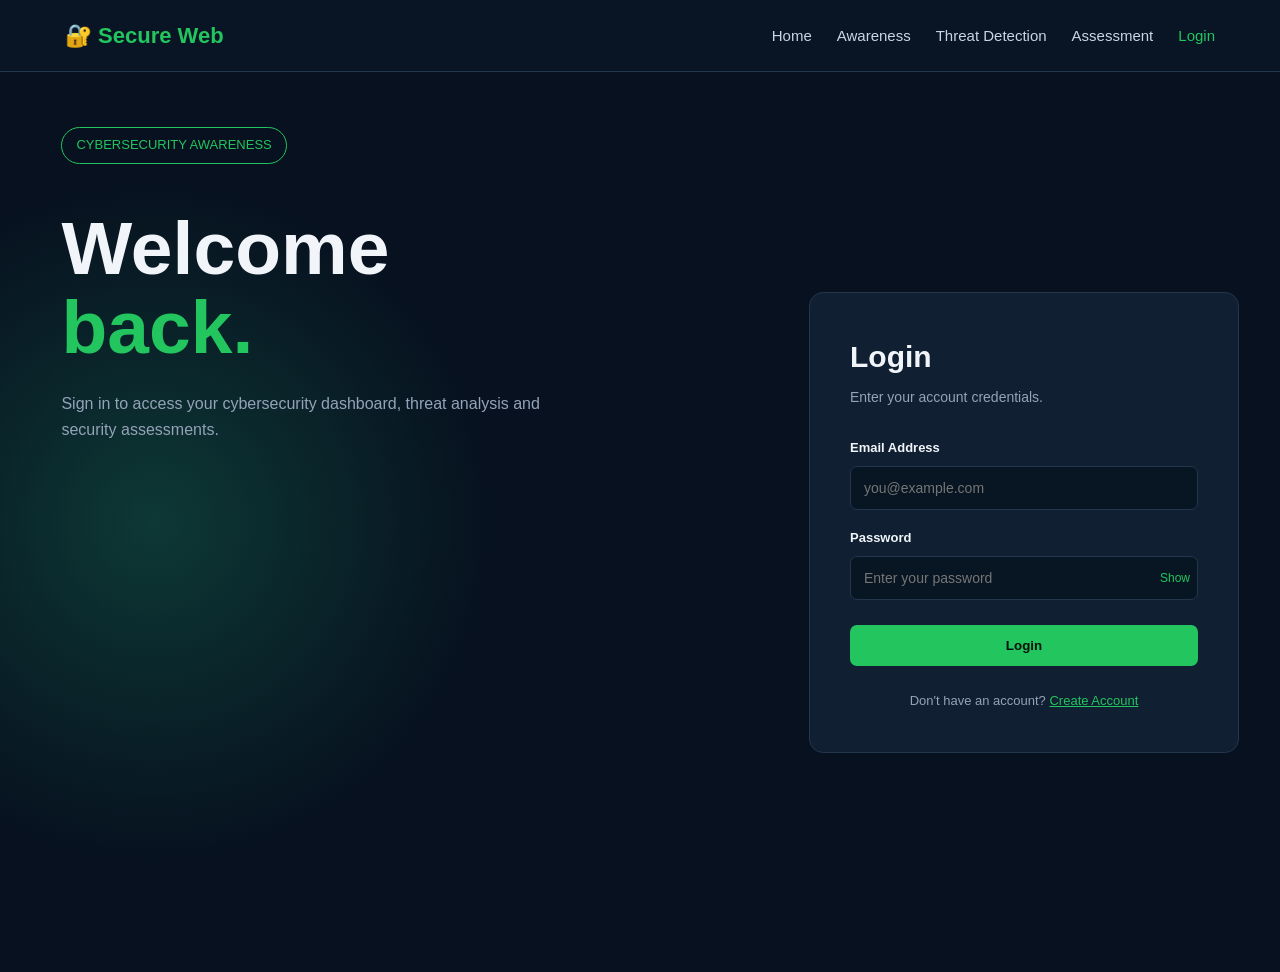
<file: SecureWeb/login.html>
<!DOCTYPE html>
<html lang="en">
<head>
    <meta charset="UTF-8">
    <meta name="viewport" content="width=device-width, initial-scale=1.0">

    <title>Login | Secure Web</title>

    <link rel="stylesheet" href="css/style.css">
    <link rel="stylesheet" href="css/auth.css">
</head>

<body>

<nav class="navbar">
    <div class="nav-container">

        <a href="index.html" class="logo">🔐 Secure Web</a>

        <div class="nav-links">
            <a href="index.html">Home</a>
            <a href="awareness.html">Awareness</a>
            <a href="detection.html">Threat Detection</a>
            <a href="assessment.html">Assessment</a>
            <a href="login.html" class="active">Login</a>
        </div>

    </div>
</nav>


<div class="auth-page">

    <div class="auth-brand">

        <div>

            <span class="badge">
                CYBERSECURITY AWARENESS
            </span>

            <h1>
                Welcome<br>
                <span>back.</span>
            </h1>

            <p>
                Sign in to access your cybersecurity dashboard,
                threat analysis and security assessments.
            </p>

        </div>

    </div>


    <div class="auth-box">

        <h2>Login</h2>

        <p class="auth-subtitle">
            Enter your account credentials.
        </p>

        <div id="message"></div>

        <form id="loginForm">

            <label for="email">
                Email Address
            </label>

            <input
                type="email"
                id="email"
                name="email"
                placeholder="you@example.com"
                required
            >


            <label for="password">
                Password
            </label>

            <div class="password-wrapper">

                <input
                    type="password"
                    id="password"
                    name="password"
                    placeholder="Enter your password"
                    required
                >

                <button
                    type="button"
                    onclick="togglePassword('password')"
                >
                    Show
                </button>

            </div>


            <button
                type="submit"
                class="auth-submit"
            >
                Login
            </button>

        </form>


        <p class="auth-footer">

            Don't have an account?

            <a href="register.html">
                Create Account
            </a>

        </p>

    </div>

</div>


<script src="js/auth.js"></script>

</body>
</html>
</file>
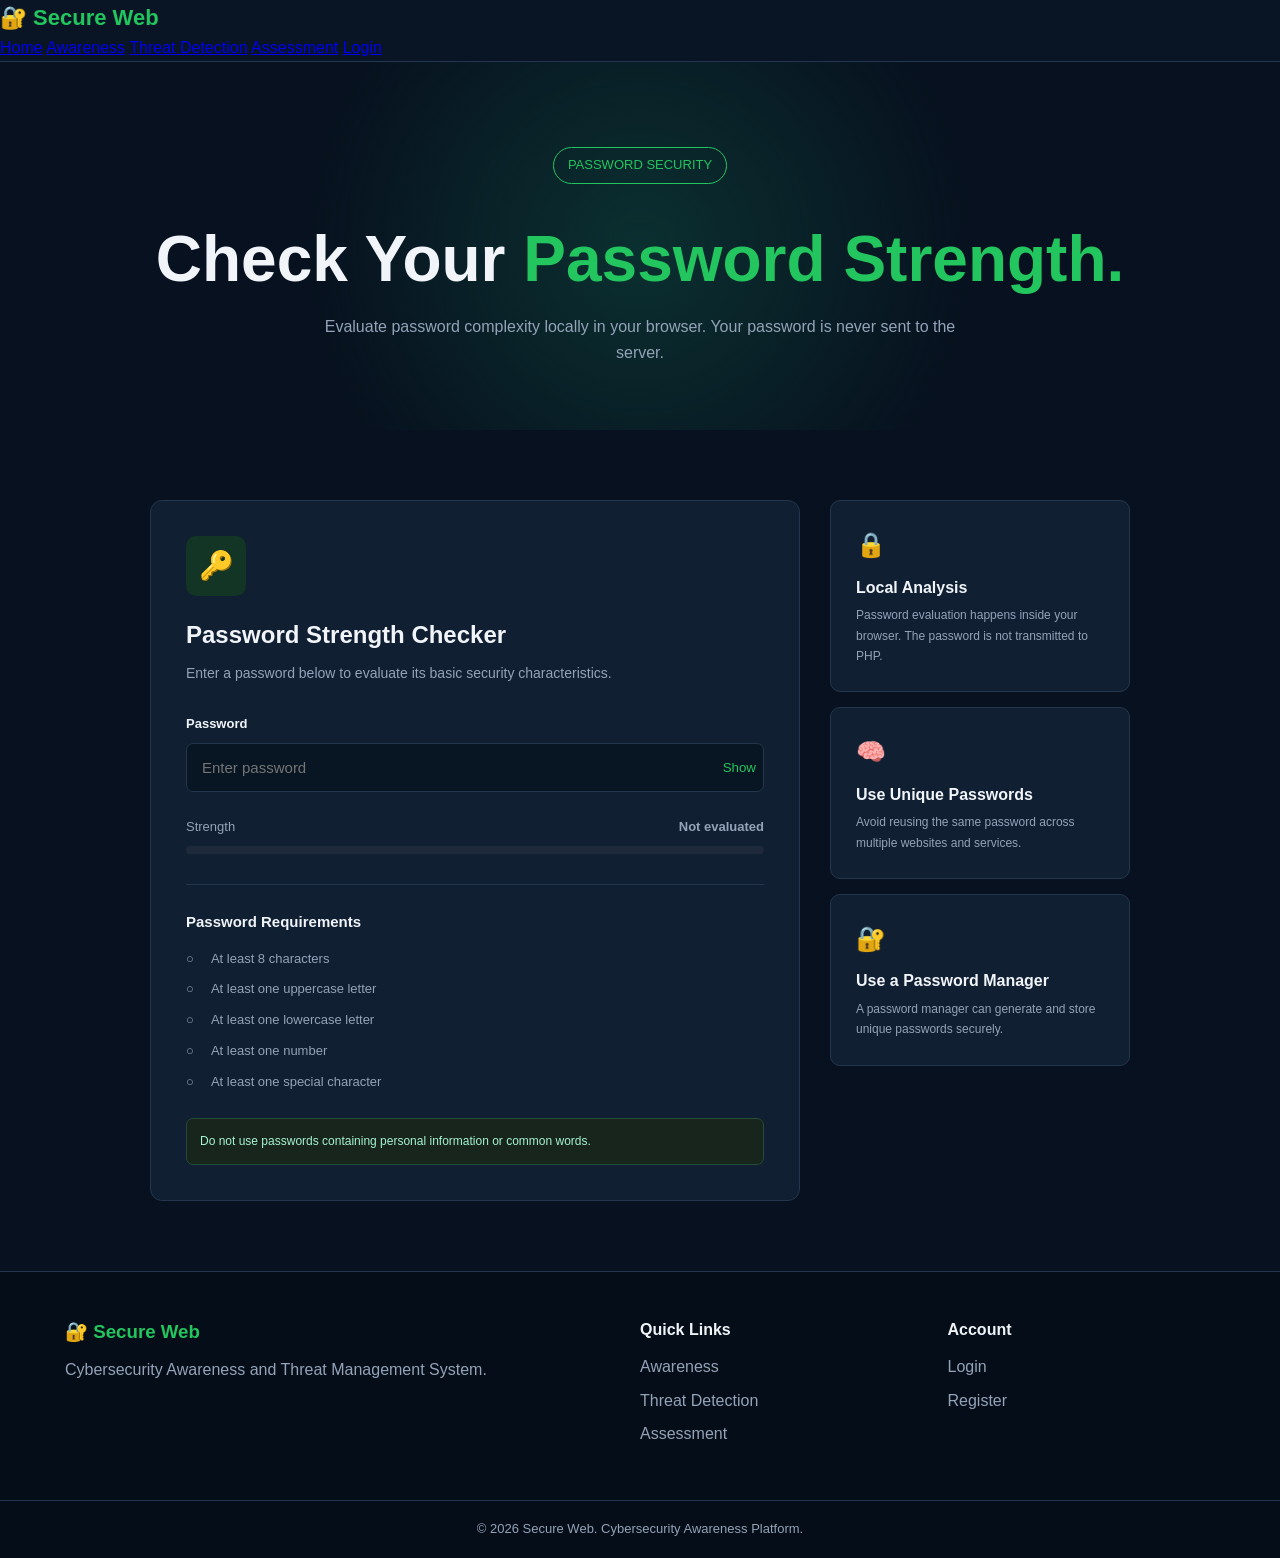
<file: SecureWeb/password-checker.html>
<!DOCTYPE html>
<html lang="en">

<head>
    <meta charset="UTF-8">
    <meta name="viewport" content="width=device-width, initial-scale=1.0">

    <title>Password Checker | Secure Web</title>

    <link rel="stylesheet" href="css/style.css">
    <link rel="stylesheet" href="css/password-checker.css">
</head>

<body>

<header class="navbar">

    <div class="logo">
        <span>🔐</span> Secure Web
    </div>

    <nav>
        <a href="index.html">Home</a>
        <a href="awareness.html">Awareness</a>
        <a href="detection.html" class="active">Threat Detection</a>
        <a href="assessment.html">Assessment</a>
        <a href="login.html" class="nav-btn">Login</a>
    </nav>

</header>


<main>

    <section class="password-hero">

        <span class="badge">PASSWORD SECURITY</span>

        <h1>
            Check Your
            <span>Password Strength.</span>
        </h1>

        <p>
            Evaluate password complexity locally in your browser.
            Your password is never sent to the server.
        </p>

    </section>


    <section class="password-section">

        <div class="password-card">

            <div class="password-icon">
                🔑
            </div>

            <h2>Password Strength Checker</h2>

            <p class="description">
                Enter a password below to evaluate its basic
                security characteristics.
            </p>


            <label for="password">
                Password
            </label>

            <div class="password-input">

                <input
                    type="password"
                    id="password"
                    placeholder="Enter password"
                    autocomplete="off"
                >

                <button
                    type="button"
                    id="togglePassword"
                >
                    Show
                </button>

            </div>


            <div class="strength-container">

                <div class="strength-header">

                    <span>Strength</span>

                    <strong id="strengthText">
                        Not evaluated
                    </strong>

                </div>

                <div class="strength-bar">

                    <div id="strengthProgress"></div>

                </div>

            </div>


            <div class="requirements">

                <h3>Password Requirements</h3>

                <div
                    class="requirement"
                    id="lengthCheck"
                >
                    <span>○</span>
                    At least 8 characters
                </div>

                <div
                    class="requirement"
                    id="upperCheck"
                >
                    <span>○</span>
                    At least one uppercase letter
                </div>

                <div
                    class="requirement"
                    id="lowerCheck"
                >
                    <span>○</span>
                    At least one lowercase letter
                </div>

                <div
                    class="requirement"
                    id="numberCheck"
                >
                    <span>○</span>
                    At least one number
                </div>

                <div
                    class="requirement"
                    id="specialCheck"
                >
                    <span>○</span>
                    At least one special character
                </div>

            </div>


            <div
                class="password-warning"
                id="passwordWarning"
            >
                Do not use passwords containing personal information
                or common words.
            </div>

        </div>


        <div class="password-info">

            <div class="info-card">

                <span>🔒</span>

                <h3>Local Analysis</h3>

                <p>
                    Password evaluation happens inside your browser.
                    The password is not transmitted to PHP.
                </p>

            </div>


            <div class="info-card">

                <span>🧠</span>

                <h3>Use Unique Passwords</h3>

                <p>
                    Avoid reusing the same password across multiple
                    websites and services.
                </p>

            </div>


            <div class="info-card">

                <span>🔐</span>

                <h3>Use a Password Manager</h3>

                <p>
                    A password manager can generate and store
                    unique passwords securely.
                </p>

            </div>

        </div>

    </section>

</main>


<footer>

    <div class="footer-content">

        <div>

            <h3>🔐 Secure Web</h3>

            <p>
                Cybersecurity Awareness and Threat Management System.
            </p>

        </div>

        <div>

            <h4>Quick Links</h4>

            <a href="awareness.html">Awareness</a>
            <a href="detection.html">Threat Detection</a>
            <a href="assessment.html">Assessment</a>

        </div>

        <div>

            <h4>Account</h4>

            <a href="login.html">Login</a>
            <a href="register.html">Register</a>

        </div>

    </div>


    <div class="copyright">
        © 2026 Secure Web. Cybersecurity Awareness Platform.
    </div>

</footer>


<script src="js/password-checker.js"></script>

</body>
</html>
</file>
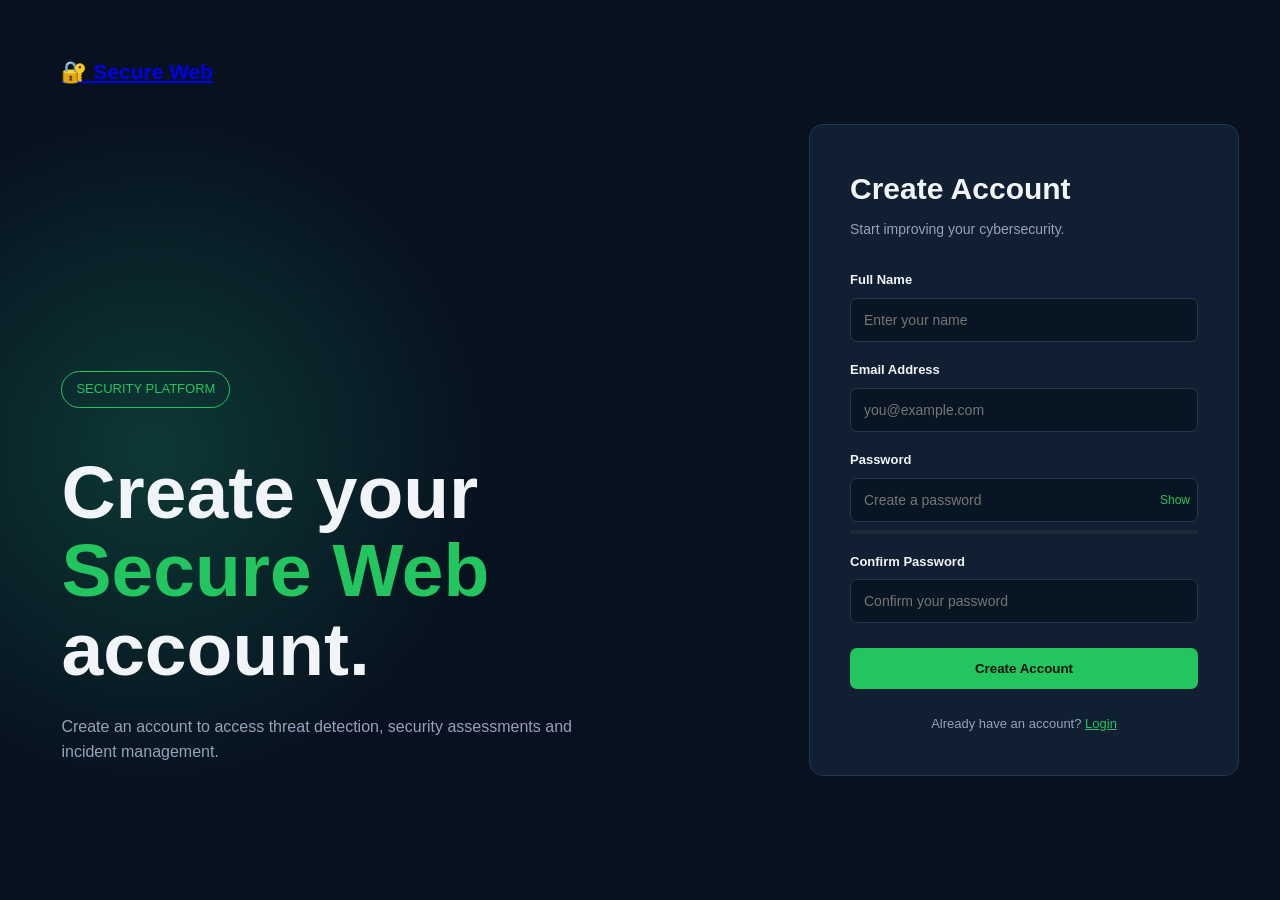
<file: SecureWeb/register.html>
<!DOCTYPE html>
<html lang="en">
<head>
    <meta charset="UTF-8">
    <meta name="viewport" content="width=device-width, initial-scale=1.0">
    <title>Register | Secure Web</title>
    <link rel="stylesheet" href="css/style.css">
    <link rel="stylesheet" href="css/auth.css">
</head>

<body>

<div class="auth-page">

    <div class="auth-brand">
        <a href="index.html">🔐 Secure Web</a>

        <div>
            <span class="badge">SECURITY PLATFORM</span>
            <h1>Create your<br><span>Secure Web</span> account.</h1>
            <p>
                Create an account to access threat detection,
                security assessments and incident management.
            </p>
        </div>
    </div>

    <div class="auth-box">

        <h2>Create Account</h2>
        <p class="auth-subtitle">Start improving your cybersecurity.</p>

        <div id="message"></div>

        <form id="registerForm">

            <label for="name">Full Name</label>
            <input
                type="text"
                id="name"
                name="name"
                placeholder="Enter your name"
                required
            >

            <label for="email">Email Address</label>
            <input
                type="email"
                id="email"
                name="email"
                placeholder="you@example.com"
                required
            >

            <label for="password">Password</label>

            <div class="password-wrapper">
                <input
                    type="password"
                    id="password"
                    name="password"
                    placeholder="Create a password"
                    required
                >

                <button type="button" onclick="togglePassword('password')">
                    Show
                </button>
            </div>

            <div class="password-strength">
                <div id="strengthBar"></div>
            </div>

            <small id="strengthText"></small>

            <label for="confirmPassword">Confirm Password</label>

            <input
                type="password"
                id="confirmPassword"
                name="confirmPassword"
                placeholder="Confirm your password"
                required
            >

            <button type="submit" class="auth-submit">
                Create Account
            </button>

        </form>

        <p class="auth-footer">
            Already have an account?
            <a href="login.html">Login</a>
        </p>

    </div>

</div>

<script src="js/auth.js"></script>

</body>
</html>
</file>
<file: SecureWeb/css/style.css>
/* =========================================================
   GLOBAL
========================================================= */

* {
    margin: 0;
    padding: 0;
    box-sizing: border-box;
}

:root {
    --bg: #07111f;
    --bg-secondary: #0b1828;
    --card: #101f32;
    --card-light: #14283f;
    --text: #f1f5f9;
    --muted: #94a3b8;
    --primary: #22c55e;
    --primary-dark: #16a34a;
    --border: #24364d;
}

html {
    scroll-behavior: smooth;
}

body {
    font-family: Arial, sans-serif;
    background: var(--bg);
    color: var(--text);
    line-height: 1.6;
}


/* =========================================================
   NAVBAR
========================================================= */

.navbar {
    width: 100%;
    background: #091525;
    border-bottom: 1px solid var(--border);
    position: sticky;
    top: 0;
    z-index: 1000;
}

.nav-container {
    max-width: 1200px;
    margin: auto;
    padding: 18px 25px;

    display: flex;
    justify-content: space-between;
    align-items: center;
}

.logo {
    color: var(--primary);
    text-decoration: none;
    font-size: 22px;
    font-weight: bold;
    white-space: nowrap;
}

.nav-links {
    display: flex;
    align-items: center;
    justify-content: flex-end;
    gap: 25px;
}

.nav-links a {
    color: #cbd5e1;
    text-decoration: none;
    font-size: 15px;
    white-space: nowrap;
}

.nav-links a:hover,
.nav-links a.active {
    color: var(--primary);
}


/* =========================================================
   HERO
========================================================= */

.hero {
    min-height: 530px;
    padding: 80px 7%;

    display: flex;
    justify-content: center;
    align-items: center;
    gap: 60px;

    background:
        radial-gradient(
            circle at center,
            #0b3030,
            transparent 50%
        ),
        var(--bg);
}

.hero-content {
    max-width: 700px;
    text-align: center;
}

.badge {
    display: inline-block;

    padding: 7px 14px;

    border: 1px solid var(--primary);
    border-radius: 20px;

    color: var(--primary);
    font-size: 13px;

    margin-bottom: 20px;
}

.hero h1 {
    font-size: clamp(40px, 5vw, 65px);
    line-height: 1.1;
    margin-bottom: 20px;
}

.hero h1 span {
    color: var(--primary);
}

.hero p {
    color: var(--muted);
    font-size: 17px;
    margin-bottom: 25px;
}

.hero-buttons {
    display: flex;
    justify-content: center;
    gap: 10px;
}


/* =========================================================
   BUTTONS
========================================================= */

.btn {
    display: inline-block;

    padding: 12px 20px;

    border-radius: 7px;

    text-decoration: none;

    font-weight: bold;

    cursor: pointer;
}

.btn.primary {
    background: var(--primary);
    color: #04100a;
}

.btn.primary:hover {
    background: var(--primary-dark);
    color: white;
}

.btn.secondary {
    background: var(--primary);
    color: #04100a;
}

.btn.secondary:hover {
    background: var(--primary-dark);
    color: white;
}


/* =========================================================
   HERO SECURITY CARD
========================================================= */

.hero-card {
    width: 300px;

    padding: 30px;

    background: var(--card);

    border: 1px solid var(--border);

    border-radius: 12px;

    text-align: center;
}

.shield {
    font-size: 40px;
    margin-bottom: 10px;
}

.hero-card h3 {
    margin-bottom: 15px;
}

.status {
    color: var(--muted);
    margin-bottom: 15px;
}

.status-dot {
    display: inline-block;

    width: 9px;
    height: 9px;

    background: var(--primary);

    border-radius: 50%;

    margin-right: 5px;
}

.security-score {
    display: flex;
    justify-content: space-between;

    margin-bottom: 10px;
}

.security-score span {
    color: var(--muted);
}

.security-score strong {
    color: var(--primary);
}

.progress {
    height: 8px;

    background: #17273a;

    border-radius: 10px;

    overflow: hidden;
}

.progress-bar {
    width: 85%;
    height: 100%;

    background: var(--primary);
}

.small-text {
    color: var(--muted);
    font-size: 13px;
    margin-top: 15px;
}


/* =========================================================
   SECTION
========================================================= */

.section {
    padding: 60px 7%;
}

.section-heading {
    max-width: 800px;
    margin: auto;

    text-align: center;
}

.section-heading > span {
    color: var(--primary);
    font-size: 13px;
    font-weight: bold;
}

.section-heading h2 {
    font-size: 30px;
    margin: 10px 0;
}

.section-heading p {
    color: var(--muted);
}


/* =========================================================
   AWARENESS CARDS
========================================================= */

.container {
    max-width: 1200px;
    margin: auto;
    padding: 0 25px;
}

.cards {
    display: grid;

    grid-template-columns: repeat(4, 1fr);

    gap: 20px;

    margin-top: 35px;
}

.card {
    padding: 25px;

    background: var(--card);

    border: 1px solid var(--border);

    border-radius: 12px;
}

.card:hover {
    border-color: var(--primary);

    transform: translateY(-3px);

    transition: 0.2s;
}

.card h2,
.card h3 {
    margin-bottom: 12px;
}

.card p {
    color: var(--muted);
}


/* =========================================================
   CHECKLIST
========================================================= */

.checklist {
    list-style: none;
}

.checklist li {
    padding: 12px 0;

    border-bottom: 1px solid var(--border);

    color: #dbeafe;
}

.checklist li:last-child {
    border-bottom: none;
}

.cta-card {
    text-align: center;
}


/* =========================================================
   HOME - PLATFORM FEATURES
========================================================= */

.features {
    padding: 70px 7%;
    background: var(--bg);
}

.feature-grid {
    max-width: 1100px;

    margin: 40px auto 0;

    display: grid;

    grid-template-columns: repeat(3, 1fr);

    gap: 20px;
}

.feature-card {
    padding: 30px;

    background: var(--card);

    border: 1px solid var(--border);

    border-radius: 12px;

    transition: 0.2s;
}

.feature-card:hover {
    border-color: var(--primary);

    transform: translateY(-3px);
}

.feature-icon {
    font-size: 30px;
}

.feature-card h3 {
    margin: 15px 0 10px;

    font-size: 20px;
}

.feature-card p {
    color: var(--muted);

    font-size: 14px;

    margin-bottom: 15px;
}

.feature-card a {
    color: var(--primary);

    text-decoration: none;

    font-weight: bold;
}

.feature-card a:hover {
    text-decoration: underline;
}


/* =========================================================
   RISK MANAGEMENT
========================================================= */

.risk-section {
    padding: 80px 7%;

    background: var(--bg-secondary);
}

.risk-grid {
    max-width: 1000px;

    margin: 40px auto 0;

    display: grid;

    grid-template-columns: repeat(4, 1fr);

    gap: 20px;
}

.risk-card {
    padding: 25px;

    background: var(--card);

    border: 1px solid var(--border);

    border-radius: 12px;

    text-align: center;
}

.risk-card .risk-level {
    font-size: 18px;
    font-weight: bold;

    margin-bottom: 10px;
}

.risk-card p {
    color: var(--muted);

    font-size: 13px;
}

.risk-card.low {
    border-top: 3px solid #22c55e;
}

.risk-card.medium {
    border-top: 3px solid #eab308;
}

.risk-card.high {
    border-top: 3px solid #f97316;
}

.risk-card.critical {
    border-top: 3px solid #ef4444;
}


/* =========================================================
   HOME CTA
========================================================= */

.cta {
    max-width: 1100px;

    margin: 70px auto;

    padding: 50px 30px;

    background: var(--card);

    border: 1px solid var(--border);

    border-radius: 12px;

    text-align: center;
}

.cta h2 {
    font-size: 30px;

    margin-bottom: 10px;
}

.cta p {
    color: var(--muted);
}


/* =========================================================
   FOOTER
========================================================= */

footer {
    background: #050d18;

    border-top: 1px solid var(--border);
}

.footer-container,
.footer-content {
    max-width: 1200px;

    margin: auto;

    padding: 45px 25px;

    display: grid;

    grid-template-columns: 2fr 1fr 1fr;

    gap: 40px;
}

.footer h3,
.footer-content h3 {
    color: var(--primary);

    margin-bottom: 10px;
}

.footer h4,
.footer-content h4 {
    margin-bottom: 12px;
}

.footer p,
.footer-content p {
    color: var(--muted);
}

.footer a,
.footer-content a {
    display: block;

    width: fit-content;

    margin-bottom: 8px;

    color: var(--muted);

    text-decoration: none;
}

.footer a:hover,
.footer-content a:hover {
    color: var(--primary);
}

.copyright {
    padding: 18px 25px;

    border-top: 1px solid var(--border);

    text-align: center;

    color: var(--muted);

    font-size: 13px;
}


@media (max-width: 900px) {

    .hero {
        flex-direction: column;
        text-align: center;
    }

    .cards {
        grid-template-columns: repeat(2, 1fr);
    }

    .feature-grid {
        grid-template-columns: repeat(2, 1fr);
    }

    .risk-grid {
        grid-template-columns: repeat(2, 1fr);
    }

    .footer-container,
    .footer-content {
        grid-template-columns: 1fr 1fr;
    }

    .nav-container {
        flex-direction: column;
        gap: 15px;
    }

    .nav-links {
        justify-content: center;
        flex-wrap: wrap;
    }
}


@media (max-width: 600px) {

    .nav-links {
        flex-wrap: wrap;
        justify-content: center;
        gap: 12px;
    }

    .hero {
        padding: 60px 20px;
    }

    .hero-buttons {
        flex-direction: column;
    }

    .hero-card {
        width: 100%;
        max-width: 350px;
    }

    .cards {
        grid-template-columns: 1fr;
    }

    .feature-grid {
        grid-template-columns: 1fr;
    }

    .risk-grid {
        grid-template-columns: 1fr;
    }

    .footer-container,
    .footer-content {
        grid-template-columns: 1fr;
    }

    .cta {
        margin: 40px 20px;
    }
}
</file>
<file: SecureWeb/css/admin.css>
/* =========================================
   ADMIN DASHBOARD
========================================= */

.admin-container {
    max-width: 1200px;
    margin: 0 auto;
}


/* =========================================
   HERO
========================================= */

.admin-hero {
    padding: 70px 20px 55px;
    text-align: center;
}

.admin-hero-content {
    max-width: 850px;
    margin: 0 auto;
}

.admin-badge {
    display: inline-block;
    margin-bottom: 18px;
    padding: 7px 14px;
    border-radius: 999px;
    background: rgba(37, 99, 235, 0.15);
    color: #60a5fa;
    font-size: 13px;
    font-weight: 700;
}

.admin-hero h1 {
    margin-bottom: 12px;
}

.admin-hero p {
    max-width: 700px;
    margin: 0 auto;
}


/* =========================================
   SECTIONS
========================================= */

.admin-section {
    padding: 30px 20px;
}

.section-heading {
    max-width: 1200px;
    margin: 0 auto 22px;
    display: flex;
    align-items: flex-end;
    justify-content: space-between;
    gap: 20px;
}

.section-heading h2 {
    margin: 0 0 6px;
}

.section-heading p {
    margin: 0;
    color: #64748b;
    font-size: 14px;
}


/* =========================================
   STATUS
========================================= */

.admin-status {
    margin: 0 20px 25px;
    padding: 12px 16px;
    border-radius: 10px;
    background: #f1f5f9;
    color: #334155;
    font-size: 14px;
    font-weight: 600;
}

.admin-status.admin-error {
    background: #fee2e2;
    color: #b91c1c;
}


/* =========================================
   REFRESH BUTTON
========================================= */

.admin-refresh {
    border: none;
    border-radius: 9px;
    padding: 10px 17px;
    background: #2563eb;
    color: #ffffff;
    font-size: 14px;
    font-weight: 700;
    cursor: pointer;
    transition: 0.2s ease;
}

.admin-refresh:hover {
    background: #1d4ed8;
}

.admin-refresh:disabled {
    opacity: 0.6;
    cursor: not-allowed;
}


/* =========================================
   STATISTICS
========================================= */

.admin-stats {
    max-width: 1200px;
    margin: 0 auto;
    display: grid;
    grid-template-columns: repeat(6, 1fr);
    gap: 16px;
}

.admin-stat-card {
    min-height: 130px;
    padding: 20px;
    border-radius: 15px;
    background: #ffffff;
    border: 1px solid #e2e8f0;
    box-shadow: 0 5px 20px rgba(15, 23, 42, 0.06);
}

.admin-stat-card > div:last-child {
    display: flex;
    flex-direction: column;
    gap: 8px;
}

.admin-stat-card span {
    color: #64748b;
    font-size: 13px;
    font-weight: 700;
}

.admin-stat-card strong {
    color: #0f172a;
    font-size: 27px;
    font-weight: 800;
}

.stat-icon {
    width: 42px;
    height: 42px;
    display: flex;
    align-items: center;
    justify-content: center;
    margin-bottom: 14px;
    border-radius: 10px;
    background: #eff6ff;
    font-size: 20px;
}


/* =========================================
   SEARCH / SELECT
========================================= */

.admin-search,
.admin-select {
    min-height: 40px;
    padding: 8px 12px;
    border: 1px solid #cbd5e1;
    border-radius: 8px;
    background: #ffffff;
    color: #0f172a;
    font-size: 14px;
    outline: none;
}

.admin-search {
    min-width: 215px;
}

.admin-select {
    min-width: 170px;
}

.admin-search:focus,
.admin-select:focus {
    border-color: #2563eb;
    box-shadow: 0 0 0 3px rgba(37, 99, 235, 0.1);
}


/* =========================================
   TABLE
========================================= */

.admin-table-wrapper {
    max-width: 1200px;
    width: 100%;
    margin: 0 auto;
    overflow-x: auto;
    border-radius: 15px;
}

.admin-table {
    width: 100%;
    min-width: 850px;
    border-collapse: collapse;
    overflow: hidden;
    background: #ffffff;
}

.admin-table th {
    padding: 14px 18px;
    text-align: left;
    background: #f8fafc;
    color: #475569;
    font-size: 12px;
    font-weight: 800;
    text-transform: uppercase;
    letter-spacing: 0.04em;
    white-space: nowrap;
}

.admin-table td {
    padding: 15px 18px;
    border-top: 1px solid #e2e8f0;
    color: #334155;
    font-size: 14px;
    vertical-align: middle;
}

.admin-table tbody tr:hover {
    background: #f8fafc;
}


/* =========================================
   USER INFORMATION
========================================= */

.admin-user {
    display: flex;
    align-items: center;
    gap: 11px;
    min-width: 180px;
}

.admin-user-avatar {
    width: 38px;
    height: 38px;
    flex-shrink: 0;
    display: flex;
    align-items: center;
    justify-content: center;
    border-radius: 50%;
    background: #dbeafe;
    color: #1d4ed8;
    font-size: 13px;
    font-weight: 800;
}

.admin-user-info {
    display: flex;
    flex-direction: column;
    gap: 3px;
}

.admin-user-info strong {
    color: #0f172a;
    font-size: 14px;
}

.admin-user-info span {
    color: #64748b;
    font-size: 12px;
}


/* =========================================
   USER SELECT
========================================= */

.user-role-select,
.user-status-select {
    min-width: 105px;
    padding: 7px 30px 7px 10px;
    border: 1px solid #cbd5e1;
    border-radius: 8px;
    background: #ffffff;
    color: #334155;
    font-size: 13px;
    font-weight: 700;
    cursor: pointer;
    outline: none;
}

.user-role-select:hover,
.user-status-select:hover {
    border-color: #94a3b8;
}

.user-role-select:focus,
.user-status-select:focus {
    border-color: #2563eb;
    box-shadow: 0 0 0 3px rgba(37, 99, 235, 0.1);
}

.user-role-select:disabled,
.user-status-select:disabled {
    opacity: 0.55;
    background: #f1f5f9;
    cursor: not-allowed;
}


/* =========================================
   DELETE BUTTON
========================================= */

.admin-user-delete {
    border: 1px solid #fecaca;
    border-radius: 8px;
    padding: 7px 12px;
    background: #ffffff;
    color: #dc2626;
    font-size: 12px;
    font-weight: 800;
    cursor: pointer;
    transition: 0.2s ease;
}

.admin-user-delete:hover {
    background: #fee2e2;
    border-color: #fca5a5;
}

.admin-user-delete:disabled {
    opacity: 0.45;
    cursor: not-allowed;
}


/* =========================================
   THREATS
========================================= */

.admin-threat-type {
    font-weight: 700;
    color: #0f172a;
}

.admin-threat-target {
    display: inline-block;
    max-width: 280px;
    overflow: hidden;
    text-overflow: ellipsis;
    white-space: nowrap;
    color: #475569;
}


/* =========================================
   RISK
========================================= */

.admin-risk {
    display: inline-flex;
    align-items: center;
    justify-content: center;
    padding: 5px 10px;
    border-radius: 999px;
    font-size: 12px;
    font-weight: 800;
}

.risk-low {
    background: #dcfce7;
    color: #15803d;
}

.risk-medium {
    background: #fef3c7;
    color: #a16207;
}

.risk-high {
    background: #ffedd5;
    color: #c2410c;
}

.risk-critical {
    background: #fee2e2;
    color: #b91c1c;
}


/* =========================================
   SCORE
========================================= */

.admin-score {
    display: inline-flex;
    align-items: center;
    justify-content: center;
    min-width: 48px;
    font-weight: 800;
    color: #334155;
}

.score-low {
    color: #15803d;
}

.score-medium {
    color: #a16207;
}

.score-high {
    color: #c2410c;
}

.score-critical {
    color: #b91c1c;
}

.score-excellent {
    color: #15803d;
}

.score-good {
    color: #2563eb;
}

.score-improvement {
    color: #a16207;
}


/* =========================================
   ASSESSMENT LEVEL
========================================= */

.assessment-level {
    display: inline-flex;
    padding: 5px 10px;
    border-radius: 999px;
    font-size: 12px;
    font-weight: 800;
}

.level-excellent {
    background: #dcfce7;
    color: #15803d;
}

.level-good {
    background: #dbeafe;
    color: #1d4ed8;
}

.level-improvement {
    background: #fef3c7;
    color: #a16207;
}

.level-high {
    background: #fee2e2;
    color: #b91c1c;
}


/* =========================================
   DATE
========================================= */

.admin-date {
    color: #64748b;
    font-size: 12px;
    white-space: nowrap;
}


/* =========================================
   EMPTY STATE
========================================= */

.admin-empty {
    padding: 40px 20px;
    text-align: center;
    color: #64748b;
}

.admin-empty h3 {
    margin: 10px 0 5px;
    color: #334155;
    font-size: 16px;
}

.admin-empty p {
    margin: 0;
    font-size: 13px;
}

.empty-icon {
    font-size: 30px;
}


/* =========================================
   RESPONSIVE
========================================= */

@media (max-width: 1100px) {

    .admin-stats {
        grid-template-columns: repeat(3, 1fr);
    }
}

@media (max-width: 800px) {

    .section-heading {
        align-items: stretch;
        flex-direction: column;
    }

    .admin-search,
    .admin-select,
    .admin-refresh {
        width: 100%;
    }
}

@media (max-width: 650px) {

    .admin-stats {
        grid-template-columns: repeat(2, 1fr);
    }

    .admin-section {
        padding: 25px 15px;
    }

    .admin-hero {
        padding: 50px 15px 40px;
    }

    .admin-status {
        margin-left: 15px;
        margin-right: 15px;
    }
}

@media (max-width: 450px) {

    .admin-stats {
        grid-template-columns: 1fr;
    }

    .admin-stat-card {
        padding: 18px;
    }
}
</file>
<file: SecureWeb/css/assessment.css>
/* =========================================================
   SECURE WEB
   SECURITY ASSESSMENT
========================================================= */


/* =========================================================
   ASSESSMENT HERO
========================================================= */

.assessment-hero {
    padding: 90px 6% 65px;
    text-align: center;
    background: #07111f;
}

.assessment-hero .badge {
    display: inline-block;
    padding: 8px 16px;
    border: 1px solid #18d66b;
    border-radius: 30px;
    color: #18d66b;
    font-size: 13px;
    font-weight: 700;
    letter-spacing: 1px;
}

.assessment-hero h1 {
    max-width: 850px;
    margin: 22px auto 15px;
    font-size: 48px;
    line-height: 1.15;
}

.assessment-hero h1 span {
    color: #18d66b;
}

.assessment-hero p {
    max-width: 720px;
    margin: 0 auto;
    color: #9db0c8;
    font-size: 16px;
    line-height: 1.7;
}


/* =========================================================
   MAIN ASSESSMENT AREA
========================================================= */

.assessment-section {
    width: 92%;
    max-width: 1100px;
    margin: 0 auto;
    padding: 55px 0 80px;
}


/* =========================================================
   ASSESSMENT CARD
========================================================= */

.assessment-card {
    margin-bottom: 25px;
    padding: 32px;
    box-sizing: border-box;

    background: #101f33;
    border: 1px solid #203a56;
    border-radius: 16px;
}


/* =========================================================
   CARD HEADING
========================================================= */

.card-heading {
    display: flex;
    align-items: flex-start;
    gap: 18px;
    margin-bottom: 32px;
}

.card-number {
    width: 44px;
    height: 44px;
    min-width: 44px;

    display: flex;
    align-items: center;
    justify-content: center;

    border: 1px solid #18d66b;
    border-radius: 10px;

    color: #18d66b;
    font-size: 14px;
    font-weight: 700;
}

.card-heading h2 {
    margin: 2px 0 8px;
    color: #ffffff;
    font-size: 24px;
}

.card-heading p {
    margin: 0;
    color: #9db0c8;
    font-size: 14px;
    line-height: 1.6;
}


/* =========================================================
   QUIZ PROGRESS
========================================================= */

.quiz-progress {
    margin-bottom: 32px;
}

.progress-info {
    display: flex;
    align-items: center;
    justify-content: space-between;

    margin-bottom: 10px;

    color: #b7c8da;
    font-size: 13px;
}

.progress-bar {
    width: 100%;
    height: 7px;

    overflow: hidden;

    background: #0a1726;
    border-radius: 20px;
}

.progress-fill {
    width: 10%;
    height: 100%;

    background: #18d66b;
    border-radius: 20px;

    transition: width 0.3s ease;
}


/* =========================================================
   QUIZ CONTAINER
========================================================= */

.quiz-container {
    min-height: 300px;
}

.quiz-container h3 {
    margin: 0 0 24px;

    color: #edf4fb;
    font-size: 20px;
    line-height: 1.55;
}


/* =========================================================
   ANSWER OPTIONS
========================================================= */

.answer-options {
    display: grid;
    gap: 12px;
    margin-bottom: 20px;
}

.answer-option {
    width: 100%;

    padding: 16px 18px;

    box-sizing: border-box;

    border: 1px solid #29445f;
    border-radius: 10px;

    background: #0b1827;
    color: #e8f0f8;

    text-align: left;

    font-family: inherit;
    font-size: 15px;
    line-height: 1.5;

    cursor: pointer;

    transition:
        border-color 0.2s ease,
        background 0.2s ease,
        transform 0.2s ease;
}

.answer-option:hover {
    border-color: #18d66b;
    background: #102235;
    transform: translateY(-1px);
}

.answer-option.selected {
    border-color: #18d66b;
    background: #102c23;
}

.answer-option.correct {
    border-color: #18d66b;
    background: #103824;
}

.answer-option.incorrect {
    border-color: #ef5350;
    background: #351719;
}

.answer-option.disabled {
    cursor: default;
}

.answer-option.disabled:hover {
    transform: none;
}

.answer-option.correct:hover {
    border-color: #18d66b;
    background: #103824;
}

.answer-option.incorrect:hover {
    border-color: #ef5350;
    background: #351719;
}


/* =========================================================
   QUESTION FEEDBACK
========================================================= */

.question-feedback {
    min-height: 24px;

    margin: 12px 0 20px;

    color: #9db0c8;

    font-size: 14px;
    line-height: 1.6;
}

.question-feedback.correct {
    color: #18d66b;
}

.question-feedback.incorrect {
    color: #ff7774;
}


/* =========================================================
   BUTTONS
========================================================= */

.tool-button {
    display: inline-flex;
    align-items: center;
    justify-content: center;

    min-height: 44px;

    padding: 12px 23px;

    border: 1px solid #18d66b;
    border-radius: 8px;

    background: #18d66b;
    color: #06120b;

    font-family: inherit;
    font-size: 14px;
    font-weight: 700;

    cursor: pointer;

    transition:
        background 0.2s ease,
        border-color 0.2s ease,
        transform 0.2s ease,
        opacity 0.2s ease;
}

.tool-button:hover {
    background: #24ed79;
    border-color: #24ed79;
    transform: translateY(-1px);
}

.tool-button:active {
    transform: translateY(0);
}

.tool-button:disabled {
    opacity: 0.45;
    cursor: not-allowed;
    transform: none;
}


/* =========================================================
   QUIZ RESULT
========================================================= */

.quiz-result {
    display: none;

    padding: 35px 0 15px;

    text-align: center;
}

.quiz-result.show {
    display: block;
}

.score-circle {
    width: 150px;
    height: 150px;

    margin: 0 auto 25px;

    display: flex;
    flex-direction: column;
    align-items: center;
    justify-content: center;

    border: 6px solid #18d66b;
    border-radius: 50%;

    background: #0b1827;
}

.score-circle span {
    color: #18d66b;
    font-size: 42px;
    font-weight: 800;
    line-height: 1;
}

.score-circle small {
    margin-top: 5px;
    color: #9db0c8;
    font-size: 13px;
}

.quiz-result h2 {
    margin: 0 0 10px;
    color: #ffffff;
}

.quiz-result p {
    max-width: 650px;

    margin: 0 auto 25px;

    color: #9db0c8;

    font-size: 14px;
    line-height: 1.7;
}


/* =========================================================
   SECURITY CHECKLIST
========================================================= */

.security-checklist {
    display: flex;
    flex-direction: column;
    gap: 12px;
}

.checklist-item {
    position: relative;

    display: flex;
    align-items: flex-start;

    gap: 14px;

    padding: 17px;

    border: 1px solid #29445f;
    border-radius: 10px;

    background: #0b1827;

    cursor: pointer;

    transition:
        border-color 0.2s ease,
        background 0.2s ease;
}

.checklist-item:hover {
    border-color: #18d66b;
    background: #0e1e2e;
}

.checklist-item input {
    position: absolute;

    width: 1px;
    height: 1px;

    opacity: 0;

    pointer-events: none;
}

.custom-checkbox {
    width: 20px;
    height: 20px;
    min-width: 20px;

    margin-top: 1px;

    position: relative;

    border: 1px solid #3b5872;
    border-radius: 5px;

    background: #0b1827;

    box-sizing: border-box;
}

.checklist-item input:checked + .custom-checkbox {
    border-color: #18d66b;
    background: #18d66b;
}

.checklist-item input:checked + .custom-checkbox::after {
    content: "✓";

    position: absolute;

    top: 50%;
    left: 50%;

    transform: translate(-50%, -53%);

    color: #06120b;

    font-size: 14px;
    font-weight: 800;
}

.checklist-content {
    display: flex;
    flex-direction: column;
    gap: 6px;
}

.checklist-content strong {
    color: #edf4fb;
    font-size: 14px;
    line-height: 1.4;
}

.checklist-content small {
    color: #9db0c8;
    font-size: 12px;
    line-height: 1.5;
}


/* =========================================================
   CHECKLIST BUTTON
========================================================= */

#checklistButton {
    margin-top: 8px;
}


/* =========================================================
   CHECKLIST RESULT
========================================================= */

.checklist-result {
    display: none;

    margin-top: 20px;
    padding: 18px;

    border: 1px solid #29445f;
    border-radius: 10px;

    background: #0b1827;
}

.checklist-result.show {
    display: block;
}

.checklist-score {
    display: flex;
    align-items: center;
    justify-content: space-between;

    gap: 15px;
}

.checklist-score strong {
    color: #18d66b;
    font-size: 28px;
}

.checklist-score span {
    color: #9db0c8;
    font-size: 13px;
}

.checklist-progress {
    width: 100%;
    height: 7px;

    margin-top: 15px;

    overflow: hidden;

    background: #16283b;
    border-radius: 20px;
}

.checklist-progress-fill {
    height: 100%;

    background: #18d66b;
    border-radius: 20px;

    transition: width 0.3s ease;
}

.assessment-save-note {
    margin: 15px 0 0;

    color: #9db0c8;

    font-size: 13px;
    line-height: 1.5;
}


/* =========================================================
   RECOMMENDATIONS
========================================================= */

.recommendations {
    display: flex;
    flex-direction: column;
    gap: 12px;
}

.recommendation-empty {
    padding: 30px;

    border: 1px dashed #29445f;
    border-radius: 10px;

    text-align: center;

    color: #9db0c8;
}

.recommendation-empty span {
    display: block;

    margin-bottom: 10px;

    font-size: 30px;
}

.recommendation-empty p {
    margin: 0;

    font-size: 14px;
    line-height: 1.6;
}

.recommendation-item {
    display: flex;
    align-items: flex-start;

    gap: 15px;

    padding: 18px;

    border: 1px solid #29445f;
    border-radius: 10px;

    background: #0b1827;
}

.recommendation-icon {
    width: 32px;
    height: 32px;
    min-width: 32px;

    display: flex;
    align-items: center;
    justify-content: center;

    border-radius: 50%;

    background: #183425;
    color: #18d66b;

    font-weight: 800;
}

.recommendation-item h4 {
    margin: 2px 0 7px;

    color: #edf4fb;

    font-size: 15px;
}

.recommendation-item p {
    margin: 0;

    color: #9db0c8;

    font-size: 13px;
    line-height: 1.6;
}


/* =========================================================
   RESPONSIVE
========================================================= */

@media (max-width: 700px) {

    .assessment-hero {
        padding: 60px 5% 45px;
    }

    .assessment-hero h1 {
        font-size: 36px;
    }

    .assessment-section {
        width: 94%;
        padding-top: 30px;
    }

    .assessment-card {
        padding: 22px;
    }

    .card-heading {
        gap: 12px;
    }

    .card-heading h2 {
        font-size: 20px;
    }

    .card-number {
        width: 38px;
        height: 38px;
        min-width: 38px;
    }

    .quiz-container h3 {
        font-size: 18px;
    }

    .checklist-score {
        align-items: flex-start;
        flex-direction: column;
    }

    .answer-option {
        padding: 14px;
    }

}


/* =========================================================
   SMALL MOBILE
========================================================= */

@media (max-width: 450px) {

    .assessment-hero h1 {
        font-size: 30px;
    }

    .assessment-hero p {
        font-size: 14px;
    }

    .assessment-card {
        padding: 18px;
        border-radius: 12px;
    }

    .card-heading {
        align-items: flex-start;
    }

    .card-heading h2 {
        font-size: 18px;
    }

    .card-heading p {
        font-size: 13px;
    }

    .tool-button {
        width: 100%;
    }

    .score-circle {
        width: 125px;
        height: 125px;
    }

    .score-circle span {
        font-size: 36px;
    }

}
</file>
<file: SecureWeb/css/detection.css>
.detection-hero {
    text-align: center;
    padding: 85px 20px 65px;
    background:
        radial-gradient(
            circle at center,
            #0b3030,
            transparent 50%
        ),
        var(--bg);
}

.detection-hero h1 {
    font-size: clamp(40px, 5vw, 65px);
    line-height: 1.1;
    margin: 20px 0;
}

.detection-hero h1 span {
    color: var(--primary);
}

.detection-hero p {
    max-width: 650px;
    margin: auto;
    color: var(--muted);
    font-size: 16px;
}


.detector-section {
    padding: 70px 7%;
}

.detector-grid {
    display: grid;
    grid-template-columns: repeat(2, 1fr);
    gap: 20px;
    max-width: 1100px;
    margin: auto;
}


.detector-card {
    padding: 30px;
    background: var(--card);
    border: 1px solid var(--border);
    border-radius: 12px;
    transition: 0.2s;
}

.detector-card:hover {
    border-color: #31516d;
    transform: translateY(-3px);
}

.detector-card.active {
    grid-column: span 2;
}


.detector-icon {
    width: 55px;
    height: 55px;

    display: grid;
    place-items: center;

    border-radius: 10px;

    background: #123525;

    font-size: 25px;

    margin-bottom: 20px;
}


.detector-card h2 {
    font-size: 21px;
    margin-bottom: 8px;
}

.detector-card > p {
    color: var(--muted);
    font-size: 14px;
    margin-bottom: 25px;
}


.detector-card label {
    display: block;
    margin-bottom: 8px;

    font-size: 13px;
    font-weight: bold;
}


.url-input {
    display: flex;
    gap: 10px;
}

.url-input input {
    flex: 1;

    min-width: 0;

    padding: 14px;

    border: 1px solid var(--border);
    border-radius: 7px;

    outline: none;

    background: #081522;
    color: var(--text);

    font-size: 14px;
}

.url-input input:focus {
    border-color: var(--primary);
}


.url-input button,
.tool-button {
    border: 0;
    border-radius: 7px;

    padding: 12px 20px;

    background: var(--primary);
    color: #04100a;

    font-weight: bold;
    cursor: pointer;
}

.url-input button:hover,
.tool-button:hover {
    background: var(--primary-dark);
    color: white;
}


.tool-button {
    width: 100%;
}


.result-box {
    display: none;

    margin-top: 25px;
    padding: 20px;

    border: 1px solid var(--border);
    border-radius: 8px;

    background: #081522;
}

.result-box.show {
    display: block;
}


.result-header {
    display: flex;
    justify-content: space-between;
    align-items: center;
    gap: 15px;

    margin-bottom: 15px;
}

.result-header h3 {
    font-size: 16px;
}


.result-risk {
    padding: 5px 10px;
    border-radius: 5px;

    font-size: 10px;
    font-weight: bold;
}

.result-risk.low {
    color: #86efac;
    background: #123525;
}

.result-risk.medium {
    color: #fde68a;
    background: #352d14;
}

.result-risk.high {
    color: #fdba74;
    background: #352317;
}

.result-risk.critical {
    color: #fca5a5;
    background: #351719;
}


.result-score {
    font-size: 28px;
    font-weight: bold;
}

.result-message {
    color: var(--muted);
    font-size: 13px;
    margin-top: 5px;
}


.indicator-list {
    margin-top: 18px;
    padding-left: 20px;
}

.indicator-list li {
    color: var(--muted);
    font-size: 12px;
    margin-bottom: 5px;
}


.risk-info {
    padding: 80px 7%;
    background: var(--bg-secondary);
}

.risk-info .risk-grid {
    max-width: 1000px;
    margin: auto;
}


@media (max-width: 750px) {

    .detector-grid {
        grid-template-columns: 1fr;
    }

    .detector-card.active {
        grid-column: span 1;
    }

    .url-input {
        flex-direction: column;
    }

    .url-input button {
        width: 100%;
    }

}
.lookup-results {
    margin-top: 15px;
    border-top: 1px solid var(--border);
}

.lookup-row {
    display: flex;
    justify-content: space-between;
    gap: 20px;

    padding: 12px 0;

    border-bottom: 1px solid #152536;

    font-size: 12px;
}

.lookup-row span {
    color: var(--muted);
}

.lookup-row strong {
    color: var(--text);
    text-align: right;
    word-break: break-word;
}


@media (max-width: 600px) {

    .lookup-row {
        flex-direction: column;
        gap: 5px;
    }

    .lookup-row strong {
        text-align: left;
    }

}
/* =========================================================
   HASH ANALYSIS
========================================================= */

.hash-result-details {
    margin-top: 15px;
    border-top: 1px solid var(--border);
}


.hash-row {
    display: flex;
    justify-content: space-between;
    gap: 20px;

    padding: 12px 0;

    border-bottom: 1px solid #152536;

    font-size: 12px;
}


.hash-row span {
    color: var(--muted);
}


.hash-row strong {
    color: var(--text);
    text-align: right;
    word-break: break-word;
}


.hash-value {
    max-width: 65%;
    font-family: monospace;
    font-size: 11px;
}


/* =========================================================
   INDICATOR LIST
========================================================= */

.indicator-list {
    margin-top: 15px;
    padding-left: 20px;
}


.indicator-list li {
    margin-bottom: 8px;
    color: var(--muted);
    font-size: 12px;
}


/* =========================================================
   MOBILE
========================================================= */

@media (max-width: 600px) {

    .hash-row {
        flex-direction: column;
        gap: 5px;
    }


    .hash-row strong {
        text-align: left;
    }


    .hash-value {
        max-width: 100%;
    }

}
</file>
<file: SecureWeb/css/auth.css>
.auth-page {
    min-height: 100vh;
    display: grid;
    grid-template-columns: 1.2fr 0.8fr;
}

.auth-brand {
    padding: 55px 8%;
    display: flex;
    flex-direction: column;
    justify-content: space-between;

    background:
        radial-gradient(
            circle at 20% 50%,
            #0d3835,
            transparent 45%
        ),
        #07111f;
}

.auth-brand > a {
    font-size: 21px;
    font-weight: bold;
}

.auth-brand > div:last-child {
    max-width: 600px;
    padding-bottom: 80px;
}

.auth-brand h1 {
    font-size: clamp(45px, 6vw, 75px);
    line-height: 1.05;
    margin: 25px 0;
}

.auth-brand h1 span {
    color: var(--primary);
}

.auth-brand p {
    max-width: 520px;
    color: var(--muted);
    font-size: 16px;
}

.auth-box {
    width: min(430px, 90%);
    margin: auto;
    padding: 40px;
    background: var(--card);
    border: 1px solid var(--border);
    border-radius: 14px;
}

.auth-box h2 {
    font-size: 30px;
}

.auth-subtitle {
    color: var(--muted);
    font-size: 14px;
    margin: 5px 0 30px;
}

.auth-box label {
    display: block;
    font-size: 13px;
    font-weight: bold;
    margin: 18px 0 7px;
}

.auth-box input {
    width: 100%;
    padding: 13px;
    border: 1px solid var(--border);
    border-radius: 7px;
    outline: none;
    background: #081522;
    color: var(--text);
    font-size: 14px;
}

.auth-box input:focus {
    border-color: var(--primary);
}

.password-wrapper {
    position: relative;
}

.password-wrapper input {
    padding-right: 65px;
}

.password-wrapper button {
    position: absolute;
    right: 8px;
    top: 50%;
    transform: translateY(-50%);

    border: 0;
    background: transparent;
    color: var(--primary);
    cursor: pointer;
    font-size: 12px;
}

.password-strength {
    height: 4px;
    margin-top: 8px;
    background: #1e293b;
    border-radius: 10px;
    overflow: hidden;
}

#strengthBar {
    height: 100%;
    width: 0;
    transition: 0.3s;
}

#strengthText {
    display: block;
    margin-top: 5px;
    font-size: 11px;
    color: var(--muted);
}

.auth-submit {
    width: 100%;
    margin-top: 25px;
    padding: 13px;

    border: 0;
    border-radius: 7px;

    background: var(--primary);
    color: #04100a;

    font-weight: bold;
    cursor: pointer;
}

.auth-submit:hover {
    background: var(--primary-dark);
    color: white;
}

.auth-footer {
    text-align: center;
    margin-top: 25px;
    color: var(--muted);
    font-size: 13px;
}

.auth-footer a {
    color: var(--primary);
}

#message {
    display: none;
    padding: 10px;
    border-radius: 6px;
    font-size: 13px;
    margin-bottom: 15px;
}

.message-error {
    display: block !important;
    background: #351719;
    border: 1px solid #7f1d1d;
    color: #fca5a5;
}

.message-success {
    display: block !important;
    background: #123525;
    border: 1px solid #166534;
    color: #86efac;
}

@media (max-width: 800px) {

    .auth-page {
        grid-template-columns: 1fr;
    }

    .auth-brand {
        min-height: 300px;
        padding: 30px;
    }

    .auth-brand > div:last-child {
        padding-bottom: 0;
    }

    .auth-brand h1 {
        font-size: 45px;
    }

    .auth-box {
        margin: 40px auto;
    }
}
</file>
<file: SecureWeb/css/password-checker.css>
.password-hero {
    text-align: center;
    padding: 85px 20px 65px;

    background:
        radial-gradient(
            circle at center,
            #0b3030,
            transparent 50%
        ),
        var(--bg);
}

.password-hero h1 {
    font-size: clamp(40px, 5vw, 65px);
    line-height: 1.1;
    margin: 20px 0;
}

.password-hero h1 span {
    color: var(--primary);
}

.password-hero p {
    max-width: 650px;
    margin: auto;

    color: var(--muted);
    font-size: 16px;
}


.password-section {
    padding: 70px 7%;

    display: grid;
    grid-template-columns: minmax(400px, 650px) 300px;

    justify-content: center;
    gap: 30px;
}


.password-card {
    padding: 35px;

    background: var(--card);
    border: 1px solid var(--border);
    border-radius: 12px;
}


.password-icon {
    width: 60px;
    height: 60px;

    display: grid;
    place-items: center;

    background: #123525;
    border-radius: 10px;

    font-size: 28px;

    margin-bottom: 20px;
}


.password-card h2 {
    font-size: 24px;
}

.description {
    color: var(--muted);
    font-size: 14px;
    margin: 7px 0 30px;
}


.password-card label {
    display: block;

    font-size: 13px;
    font-weight: bold;

    margin-bottom: 8px;
}


.password-input {
    display: flex;
    position: relative;
}

.password-input input {
    width: 100%;

    padding: 15px;
    padding-right: 65px;

    border: 1px solid var(--border);
    border-radius: 7px;

    background: #081522;
    color: var(--text);

    outline: none;

    font-size: 15px;
}

.password-input input:focus {
    border-color: var(--primary);
}


.password-input button {
    position: absolute;

    right: 8px;
    top: 50%;

    transform: translateY(-50%);

    border: 0;
    background: transparent;

    color: var(--primary);

    cursor: pointer;
}


.strength-container {
    margin-top: 25px;
}


.strength-header {
    display: flex;
    justify-content: space-between;

    font-size: 13px;
    margin-bottom: 8px;
}

.strength-header span {
    color: var(--muted);
}

#strengthText {
    color: var(--muted);
}


.strength-bar {
    height: 8px;

    background: #1e293b;

    border-radius: 10px;

    overflow: hidden;
}

#strengthProgress {
    width: 0;
    height: 100%;

    transition:
        width 0.3s ease,
        background 0.3s ease;
}


.requirements {
    margin-top: 30px;

    padding-top: 25px;

    border-top: 1px solid var(--border);
}


.requirements h3 {
    font-size: 15px;
    margin-bottom: 15px;
}


.requirement {
    color: var(--muted);

    font-size: 13px;

    margin: 10px 0;

    transition: 0.2s;
}

.requirement span {
    display: inline-block;
    width: 22px;
}


.requirement.valid {
    color: #22c55e;
}


.requirement.valid span {
    color: #22c55e;
}


.password-warning {
    margin-top: 25px;

    padding: 13px;

    border-radius: 7px;

    background: #17251c;
    border: 1px solid #244d35;

    color: #a7f3d0;

    font-size: 12px;
}


.password-info {
    display: flex;
    flex-direction: column;
    gap: 15px;
}


.info-card {
    padding: 25px;

    background: var(--card);

    border: 1px solid var(--border);

    border-radius: 10px;
}


.info-card > span {
    font-size: 24px;
}


.info-card h3 {
    font-size: 16px;
    margin: 10px 0 5px;
}


.info-card p {
    color: var(--muted);
    font-size: 12px;
    line-height: 1.7;
}


@media (max-width: 900px) {

    .password-section {
        grid-template-columns: 1fr;
    }

    .password-info {
        display: grid;
        grid-template-columns: repeat(3, 1fr);
    }

}


@media (max-width: 650px) {

    .password-section {
        padding: 50px 20px;
        grid-template-columns: 1fr;
    }

    .password-card {
        padding: 25px;
    }

    .password-info {
        grid-template-columns: 1fr;
    }

}
</file>
